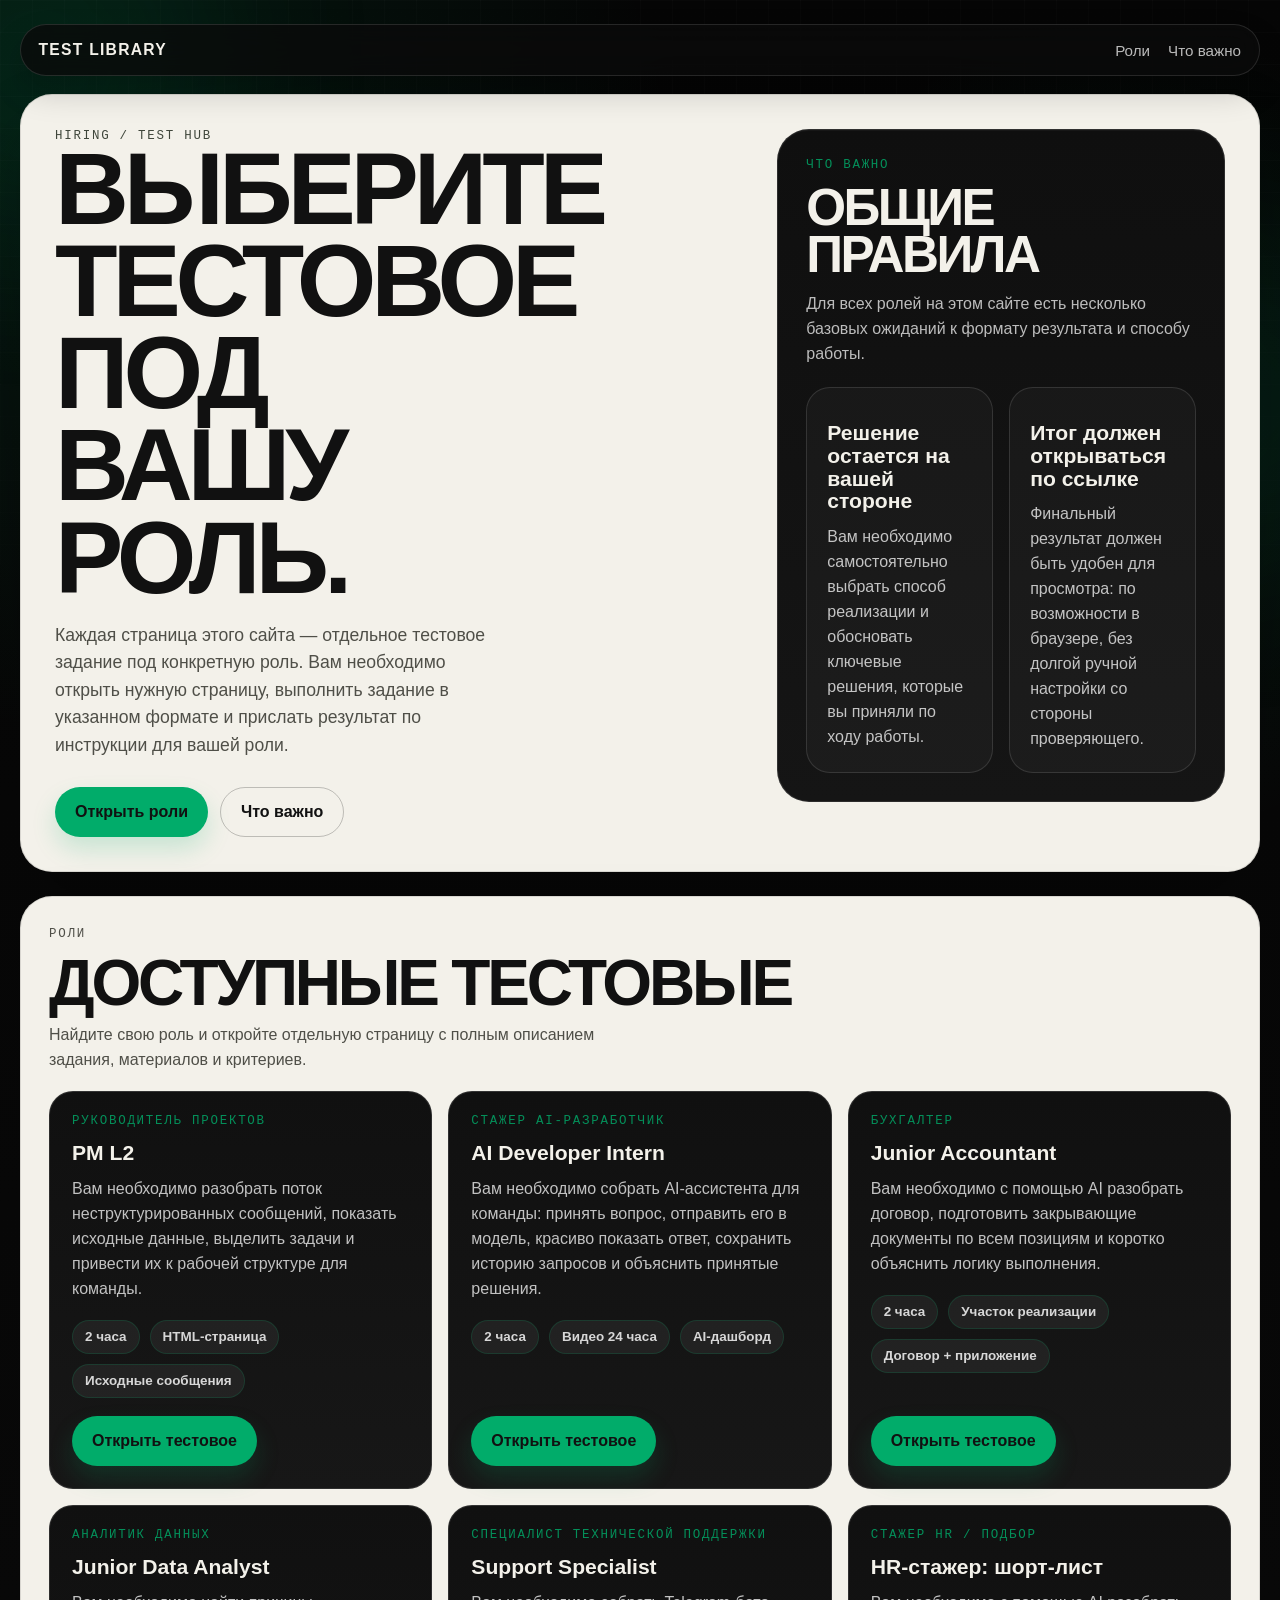
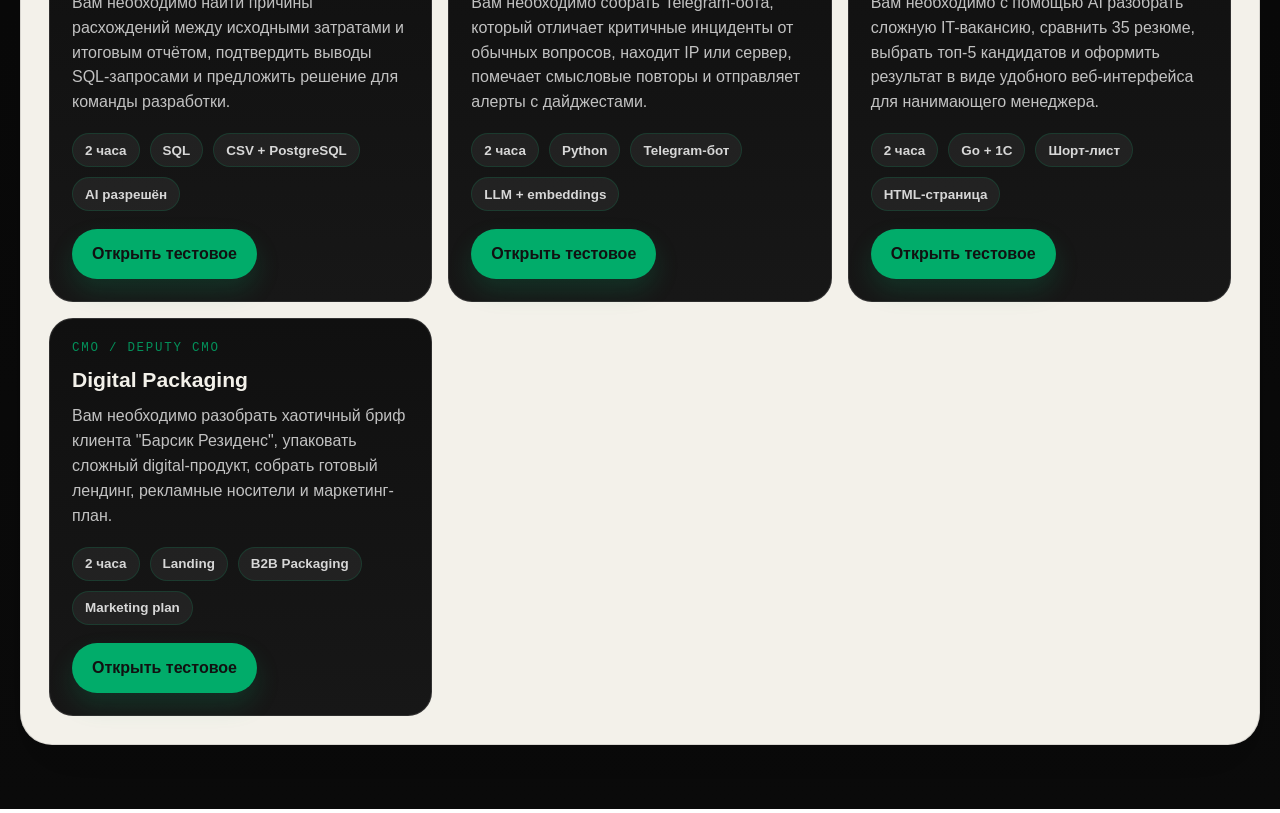
<file: Тестовое для Руководителя проектов/index.html>
<!DOCTYPE html>
<html lang="ru">
  <head>
    <meta charset="UTF-8" />
    <meta name="viewport" content="width=device-width, initial-scale=1.0" />
    <meta
      name="robots"
      content="noindex, nofollow, noarchive, nosnippet, noimageindex"
    />
    <meta
      name="googlebot"
      content="noindex, nofollow, noarchive, nosnippet, noimageindex"
    />
    <title>Тестовые задания</title>
    <link rel="stylesheet" href="./styles.css" />
  </head>
  <body>
    <div class="background-orb orb-left"></div>
    <div class="background-orb orb-right"></div>

    <main class="page">
      <header class="topbar">
        <a class="brand" href="./index.html">
          <span class="brand-text">Test Library</span>
        </a>
        <nav class="topnav">
          <a href="#roles">Роли</a>
          <a href="#notes">Что важно</a>
        </nav>
      </header>

      <section id="top" class="hero home-hero">
        <div class="hero-copy">
          <p class="eyebrow">Hiring / Test Hub</p>
          <h1 class="hero-title-balance">Выберите тестовое под вашу роль.</h1>
          <p class="lead">
            Каждая страница этого сайта — отдельное тестовое задание под
            конкретную роль. Вам необходимо открыть нужную страницу, выполнить
            задание в указанном формате и прислать результат по инструкции для
            вашей роли.
          </p>

          <div class="hero-actions">
            <a class="button button-primary" href="#roles">Открыть роли</a>
            <a class="button button-secondary" href="#notes">Что важно</a>
          </div>
        </div>

        <aside id="notes" class="hero-board home-rules">
          <div class="home-rules-shell">
            <p class="eyebrow">Что важно</p>
            <h2>Общие правила</h2>
            <p class="home-rules-copy">
              Для всех ролей на этом сайте есть несколько базовых ожиданий к
              формату результата и способу работы.
            </p>

            <div class="note-grid home-rules-grid">
              <article class="note-card home-rules-card">
                <h3>Решение остается на вашей стороне</h3>
                <p>
                  Вам необходимо самостоятельно выбрать способ реализации и
                  обосновать ключевые решения, которые вы приняли по ходу
                  работы.
                </p>
              </article>
              <article class="note-card home-rules-card">
                <h3>Итог должен открываться по ссылке</h3>
                <p>
                  Финальный результат должен быть удобен для просмотра: по
                  возможности в браузере, без долгой ручной настройки со
                  стороны проверяющего.
                </p>
              </article>
            </div>
          </div>
        </aside>
      </section>

      <section id="roles" class="section-shell">
        <div class="section-copy">
          <p class="eyebrow">Роли</p>
          <h2>Доступные тестовые</h2>
          <p>
            Найдите свою роль и откройте отдельную страницу с полным описанием
            задания, материалов и критериев.
          </p>
        </div>

        <div class="collection-grid">
          <article class="role-card">
            <p class="panel-kicker">Руководитель проектов</p>
            <h3>PM L2</h3>
            <p class="role-copy">
              Вам необходимо разобрать поток неструктурированных сообщений,
              показать исходные данные, выделить задачи и привести их к рабочей
              структуре для команды.
            </p>
            <div class="role-meta">
              <span class="role-chip">2 часа</span>
              <span class="role-chip">HTML-страница</span>
              <span class="role-chip">Исходные сообщения</span>
            </div>
            <div class="role-links">
              <a class="button button-primary" href="./project-manager.html">
                Открыть тестовое
              </a>
            </div>
          </article>

          <article class="role-card">
            <p class="panel-kicker">Стажер AI-разработчик</p>
            <h3>AI Developer Intern</h3>
            <p class="role-copy">
              Вам необходимо собрать AI-ассистента для команды: принять вопрос,
              отправить его в модель, красиво показать ответ, сохранить историю
              запросов и объяснить принятые решения.
            </p>
            <div class="role-meta">
              <span class="role-chip">2 часа</span>
              <span class="role-chip">Видео 24 часа</span>
              <span class="role-chip">AI-дашборд</span>
            </div>
            <div class="role-links">
              <a class="button button-primary" href="./ai-developer-intern.html">
                Открыть тестовое
              </a>
            </div>
          </article>

          <article class="role-card">
            <p class="panel-kicker">Бухгалтер</p>
            <h3>Junior Accountant</h3>
            <p class="role-copy">
              Вам необходимо с помощью AI разобрать договор, подготовить
              закрывающие документы по всем позициям и коротко объяснить
              логику выполнения.
            </p>
            <div class="role-meta">
              <span class="role-chip">2 часа</span>
              <span class="role-chip">Участок реализации</span>
              <span class="role-chip">Договор + приложение</span>
            </div>
            <div class="role-links">
              <a class="button button-primary" href="./accountant-junior.html">
                Открыть тестовое
              </a>
            </div>
          </article>

          <article class="role-card">
            <p class="panel-kicker">Аналитик данных</p>
            <h3>Junior Data Analyst</h3>
            <p class="role-copy">
              Вам необходимо найти причины расхождений между исходными
              затратами и итоговым отчётом, подтвердить выводы SQL-запросами
              и предложить решение для команды разработки.
            </p>
            <div class="role-meta">
              <span class="role-chip">2 часа</span>
              <span class="role-chip">SQL</span>
              <span class="role-chip">CSV + PostgreSQL</span>
              <span class="role-chip">AI разрешён</span>
            </div>
            <div class="role-links">
              <a class="button button-primary" href="./junior-data-analyst.html">
                Открыть тестовое
              </a>
            </div>
          </article>

          <article class="role-card">
            <p class="panel-kicker">Специалист технической поддержки</p>
            <h3>Support Specialist</h3>
            <p class="role-copy">
              Вам необходимо собрать Telegram-бота, который отличает критичные
              инциденты от обычных вопросов, находит IP или сервер, помечает
              смысловые повторы и отправляет алерты с дайджестами.
            </p>
            <div class="role-meta">
              <span class="role-chip">2 часа</span>
              <span class="role-chip">Python</span>
              <span class="role-chip">Telegram-бот</span>
              <span class="role-chip">LLM + embeddings</span>
            </div>
            <div class="role-links">
              <a class="button button-primary" href="./support-specialist.html">
                Открыть тестовое
              </a>
            </div>
          </article>


          <article class="role-card">
            <p class="panel-kicker">Стажер HR / подбор</p>
            <h3>HR-стажер: шорт-лист</h3>
            <p class="role-copy">
              Вам необходимо с помощью AI разобрать сложную IT-вакансию,
              сравнить 35 резюме, выбрать топ-5 кандидатов и оформить результат
              в виде удобного веб-интерфейса для нанимающего менеджера.
            </p>
            <div class="role-meta">
              <span class="role-chip">2 часа</span>
              <span class="role-chip">Go + 1С</span>
              <span class="role-chip">Шорт-лист</span>
              <span class="role-chip">HTML-страница</span>
            </div>
            <div class="role-links">
              <a class="button button-primary" href="./hr-intern-recruitment.html">
                Открыть тестовое
              </a>
            </div>
          </article>

          <article class="role-card">
            <p class="panel-kicker">CMO / Deputy CMO</p>
            <h3>Digital Packaging</h3>
            <p class="role-copy">
              Вам необходимо разобрать хаотичный бриф клиента "Барсик
              Резиденс", упаковать сложный digital-продукт, собрать готовый
              лендинг, рекламные носители и маркетинг-план.
            </p>
            <div class="role-meta">
              <span class="role-chip">2 часа</span>
              <span class="role-chip">Landing</span>
              <span class="role-chip">B2B Packaging</span>
              <span class="role-chip">Marketing plan</span>
            </div>
            <div class="role-links">
              <a class="button button-primary" href="./cmo-digital-packaging.html">
                Открыть тестовое
              </a>
            </div>
          </article>
        </div>
      </section>

    </main>
  </body>
</html>
</file>
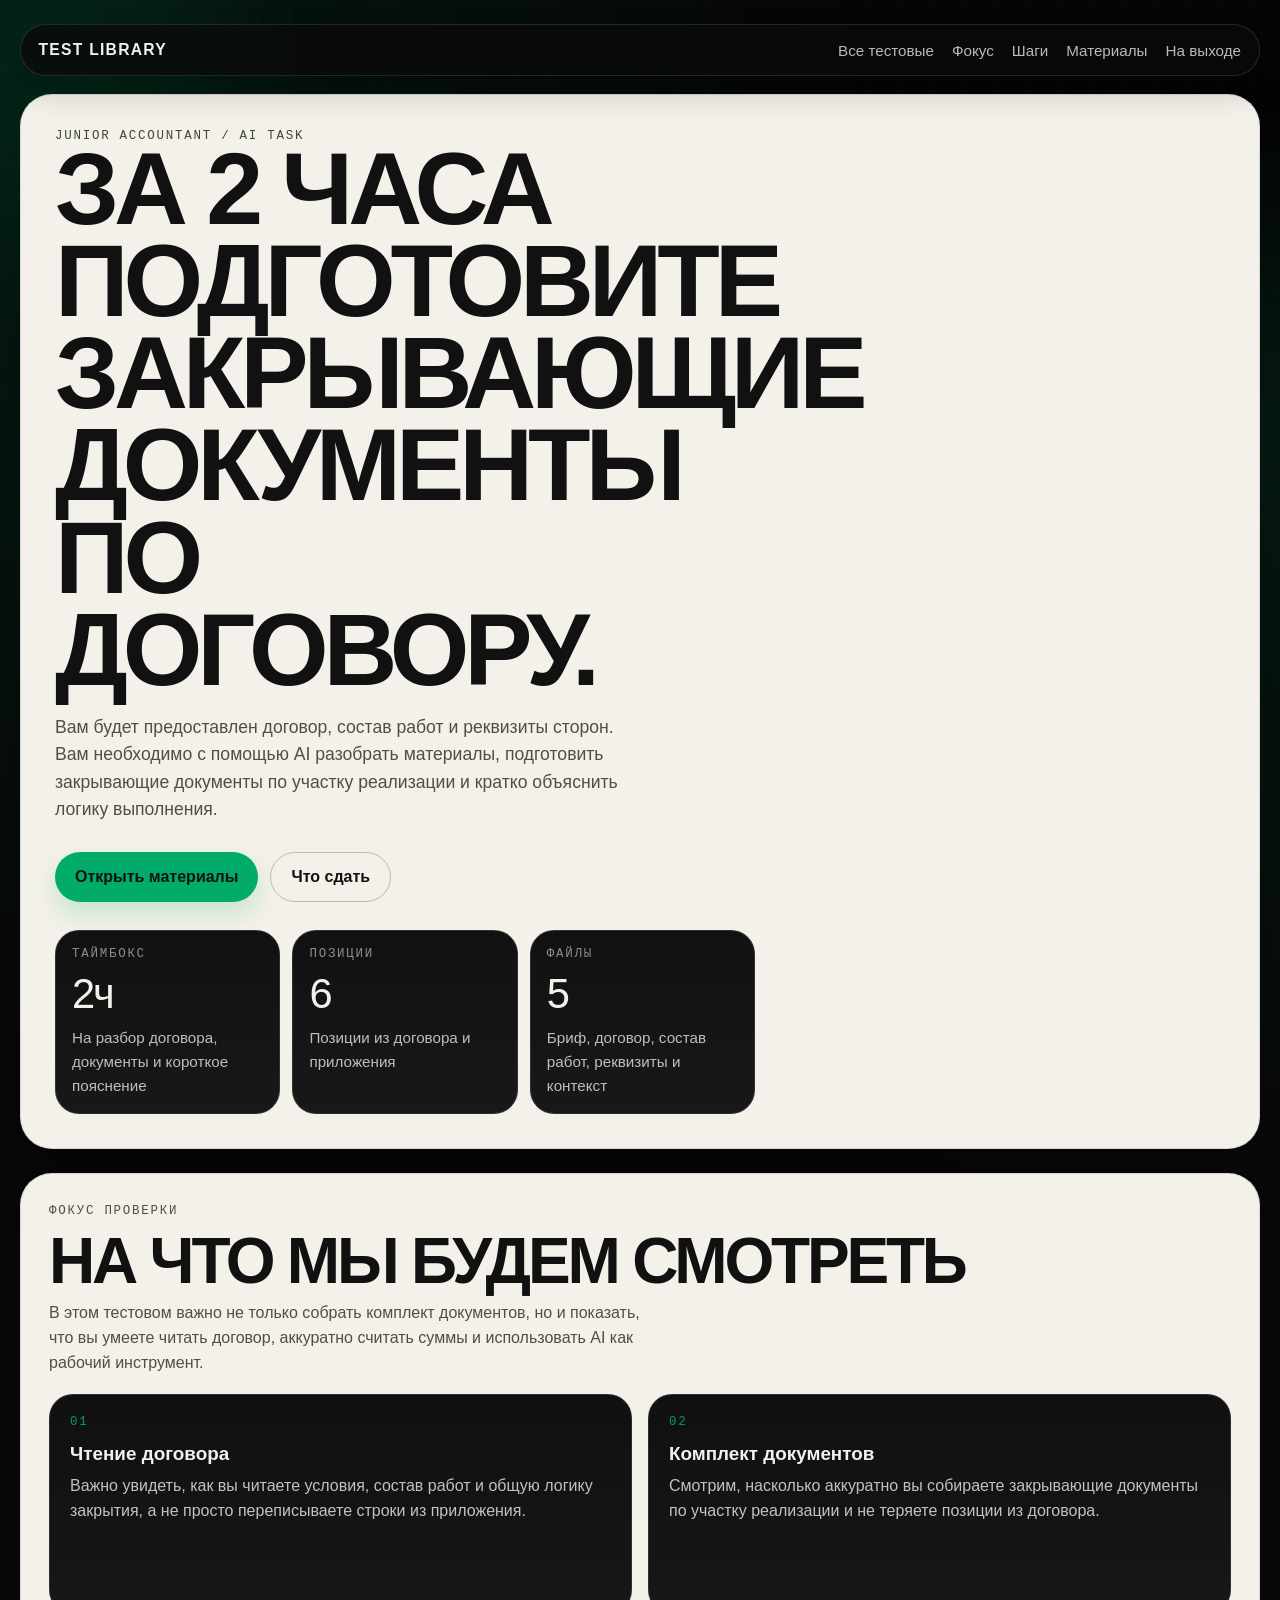
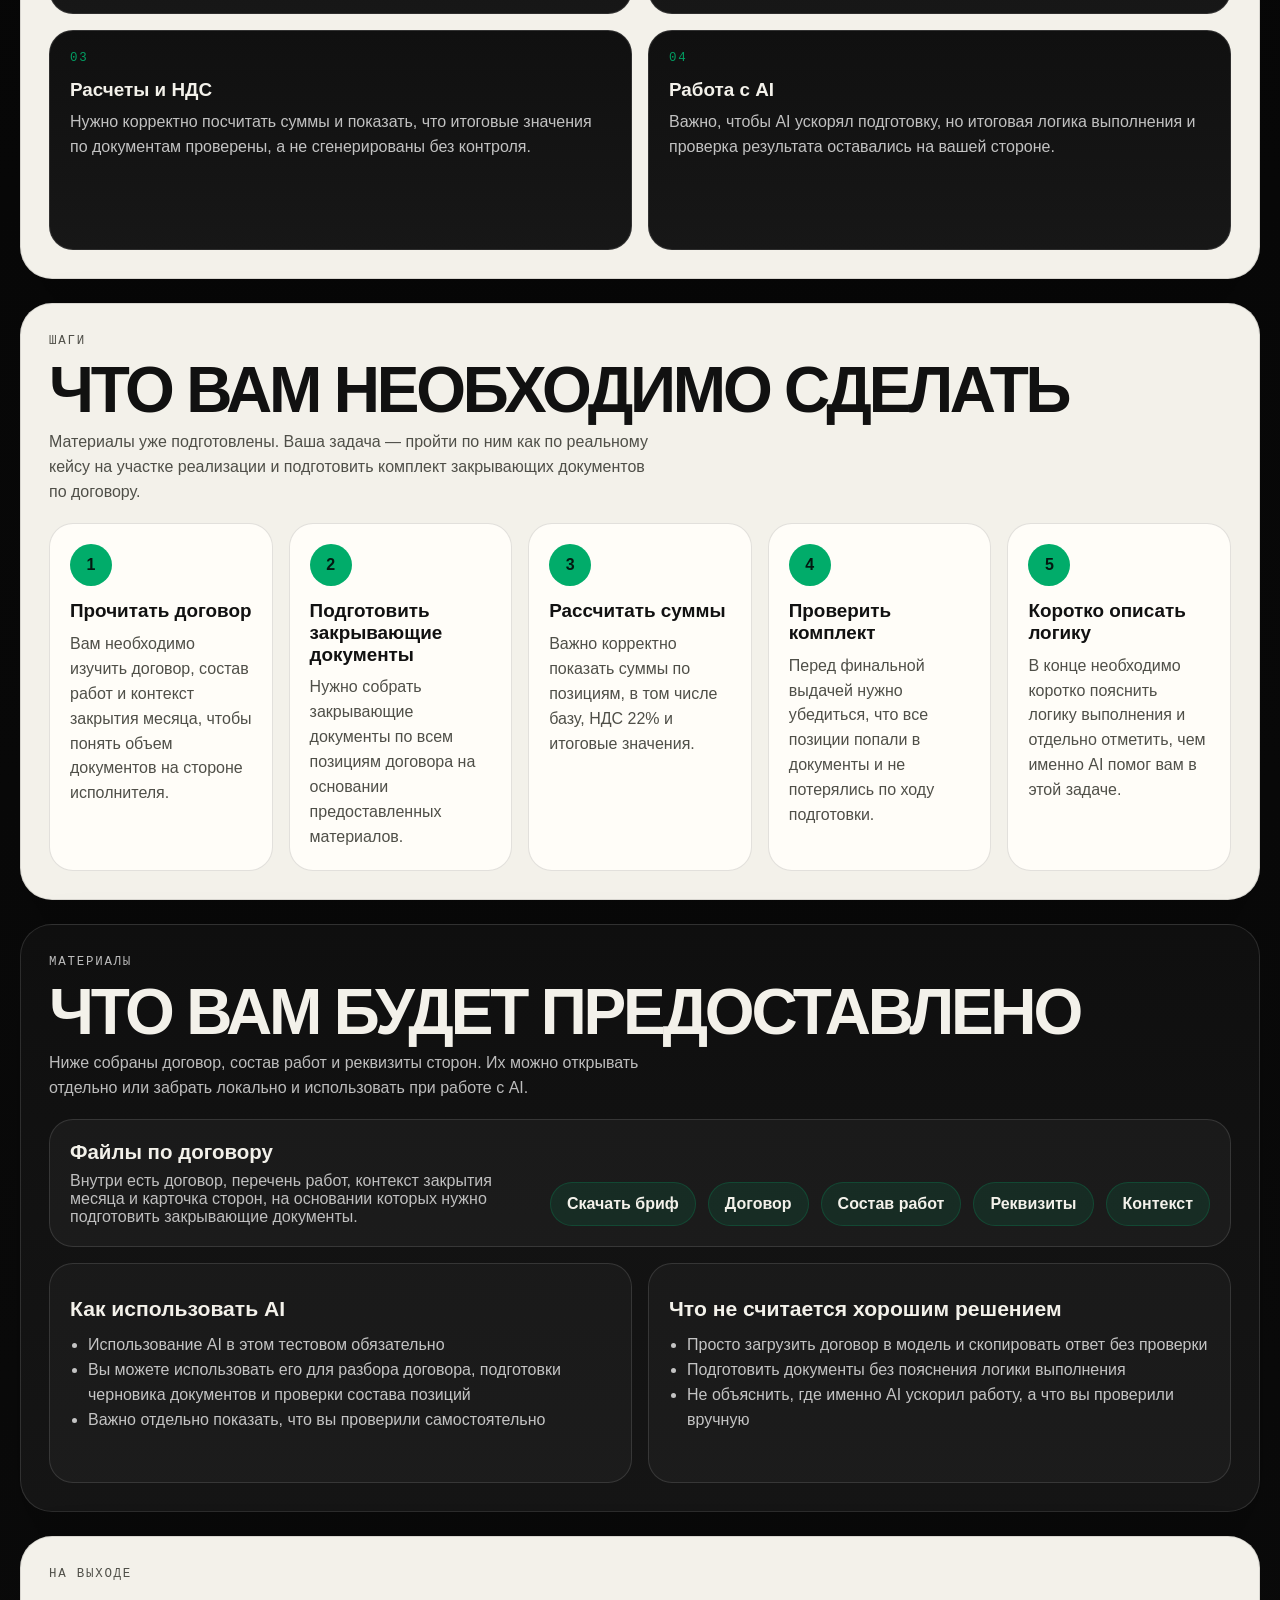
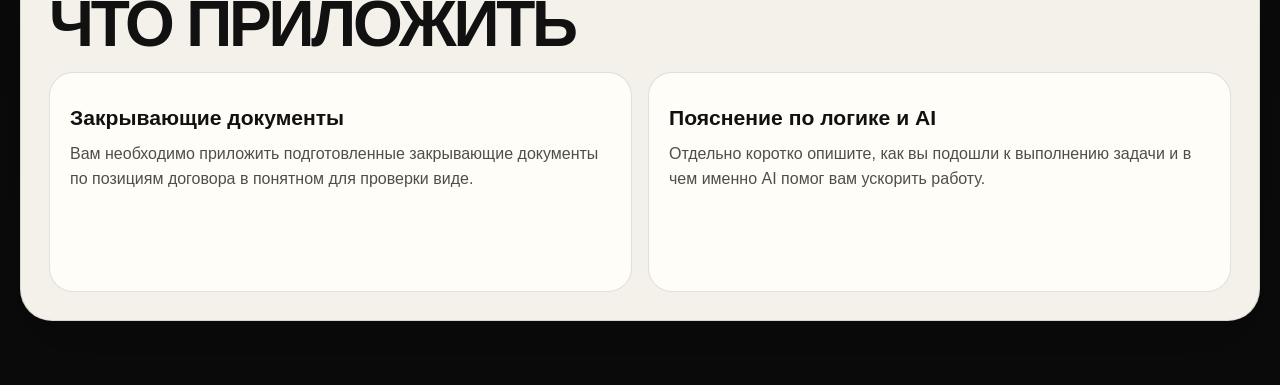
<file: Тестовое для Руководителя проектов/accountant-junior.html>
<!DOCTYPE html>
<html lang="ru">
  <head>
    <meta charset="UTF-8" />
    <meta name="viewport" content="width=device-width, initial-scale=1.0" />
    <meta
      name="robots"
      content="noindex, nofollow, noarchive, nosnippet, noimageindex"
    />
    <meta
      name="googlebot"
      content="noindex, nofollow, noarchive, nosnippet, noimageindex"
    />
    <title>Тестовое — Бухгалтер (джун)</title>
    <link rel="stylesheet" href="./styles.css" />
  </head>
  <body>
    <div class="background-orb orb-left"></div>
    <div class="background-orb orb-right"></div>

    <main class="page">
      <header class="topbar">
        <a class="brand" href="./index.html">
          <span class="brand-text">Test Library</span>
        </a>
        <nav class="topnav">
          <a href="./index.html">Все тестовые</a>
          <a href="#focus">Фокус</a>
          <a href="#workflow">Шаги</a>
          <a href="#materials">Материалы</a>
          <a href="#deliverables">На выходе</a>
        </nav>
      </header>

      <section id="top" class="hero accountant-hero">
        <div class="hero-copy">
          <p class="eyebrow">Junior Accountant / AI Task</p>
          <h1 class="hero-title-balance hero-title-accountant">
            За 2 часа<br />
            подготовите<br />
            закрывающие документы<br />
            по договору.
          </h1>
          <p class="lead">
            Вам будет предоставлен договор, состав работ и реквизиты сторон.
            Вам необходимо с помощью AI разобрать материалы, подготовить
            закрывающие документы по участку реализации и кратко объяснить
            логику выполнения.
          </p>

          <div class="hero-actions">
            <a class="button button-primary" href="#materials">Открыть материалы</a>
            <a class="button button-secondary" href="#deliverables">
              Что сдать
            </a>
          </div>

          <div class="hero-metrics" id="accountant-hero-metrics"></div>
        </div>
      </section>

      <section id="focus" class="section-shell">
        <div class="section-copy">
          <p class="eyebrow">Фокус проверки</p>
          <h2>На что мы будем смотреть</h2>
          <p>
            В этом тестовом важно не только собрать комплект документов, но и
            показать, что вы умеете читать договор, аккуратно считать суммы и
            использовать AI как рабочий инструмент.
          </p>
        </div>
        <div id="accountant-focus-grid" class="issue-grid"></div>
      </section>

      <section id="workflow" class="section-shell flow-shell">
        <div class="section-copy">
          <p class="eyebrow">Шаги</p>
          <h2>Что вам необходимо сделать</h2>
          <p>
            Материалы уже подготовлены. Ваша задача — пройти по ним как по
            реальному кейсу на участке реализации и подготовить комплект
            закрывающих документов по договору.
          </p>
        </div>
        <div id="accountant-workflow-grid" class="flow-grid"></div>
      </section>

      <section id="materials" class="section-shell demo-shell">
        <div class="section-copy">
          <p class="eyebrow">Материалы</p>
          <h2>Что вам будет предоставлено</h2>
          <p>
            Ниже собраны договор, состав работ и реквизиты сторон. Их можно
            открывать отдельно или забрать локально и использовать при работе
            с AI.
          </p>
        </div>

        <div class="dataset-card">
          <div class="dataset-copy">
            <h3>Файлы по договору</h3>
            <p>
              Внутри есть договор, перечень работ, контекст закрытия месяца и
              карточка сторон, на основании которых нужно подготовить
              закрывающие документы.
            </p>
          </div>
          <div class="dataset-links">
            <a class="dataset-link" href="./input/accountant-brief.txt" download="accountant-brief.txt">
              Скачать бриф
            </a>
            <a class="dataset-link" href="./input/accountant-contract.txt" download="accountant-contract.txt">
              Договор
            </a>
            <a class="dataset-link" href="./input/accountant-work-items.txt" download="accountant-work-items.txt">
              Состав работ
            </a>
            <a class="dataset-link" href="./input/accountant-counterparty-card.txt" download="accountant-counterparty-card.txt">
              Реквизиты
            </a>
            <a class="dataset-link" href="./input/accountant-context.txt" download="accountant-context.txt">
              Контекст
            </a>
          </div>
        </div>

        <div class="note-grid">
          <article class="note-card">
            <h3>Как использовать AI</h3>
            <ul class="note-list">
              <li>Использование AI в этом тестовом обязательно</li>
              <li>Вы можете использовать его для разбора договора, подготовки черновика документов и проверки состава позиций</li>
              <li>Важно отдельно показать, что вы проверили самостоятельно</li>
            </ul>
          </article>
          <article class="note-card">
            <h3>Что не считается хорошим решением</h3>
            <ul class="note-list">
              <li>Просто загрузить договор в модель и скопировать ответ без проверки</li>
              <li>Подготовить документы без пояснения логики выполнения</li>
              <li>Не объяснить, где именно AI ускорил работу, а что вы проверили вручную</li>
            </ul>
          </article>
        </div>
      </section>

      <section id="deliverables" class="section-shell">
        <div class="section-copy">
          <p class="eyebrow">На выходе</p>
          <h2>Что приложить</h2>
        </div>

        <div class="stack-grid">
          <article class="stack-card">
            <h3>Закрывающие документы</h3>
            <p>
              Вам необходимо приложить подготовленные закрывающие документы по
              позициям договора в понятном для проверки виде.
            </p>
          </article>
          <article class="stack-card">
            <h3>Пояснение по логике и AI</h3>
            <p>
              Отдельно коротко опишите, как вы подошли к выполнению задачи и в
              чем именно AI помог вам ускорить работу.
            </p>
          </article>
        </div>
      </section>
    </main>

    <script src="./accountant-junior.js?v=20260506-02"></script>
  </body>
</html>
</file>
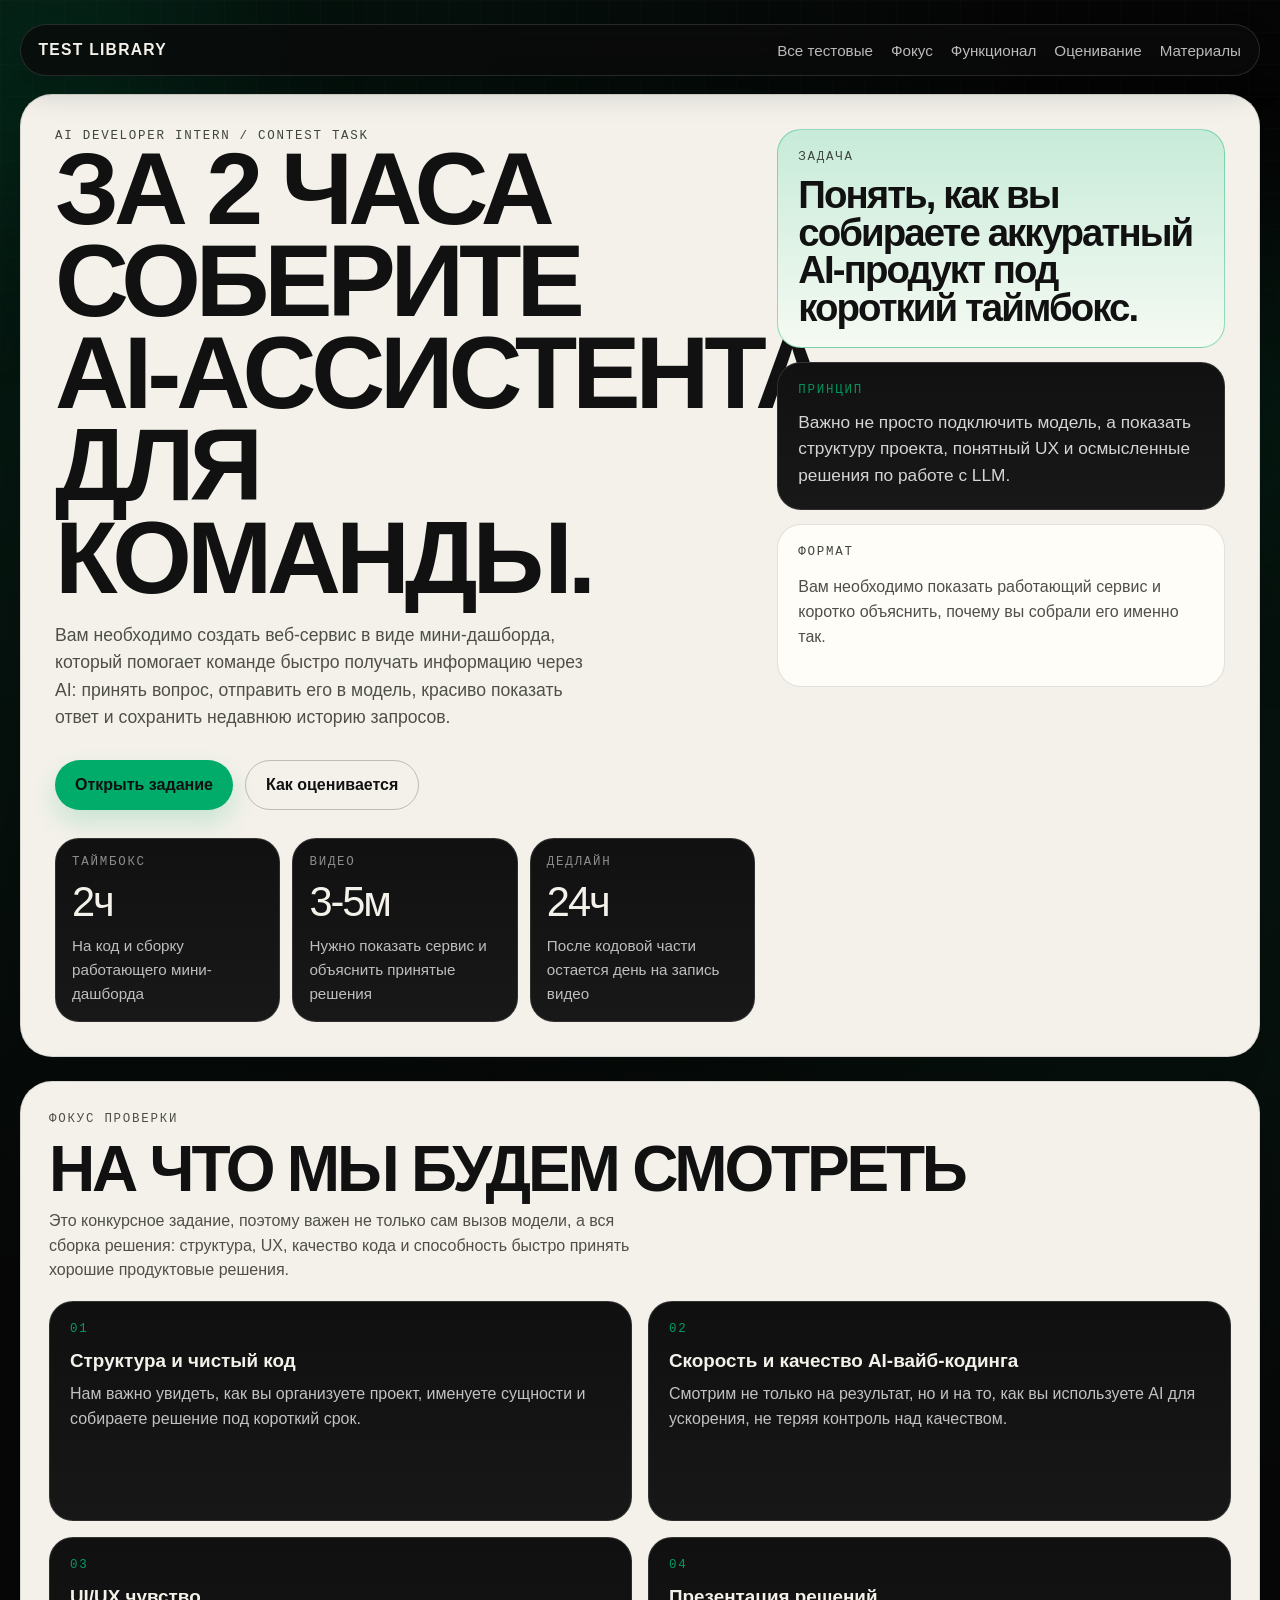
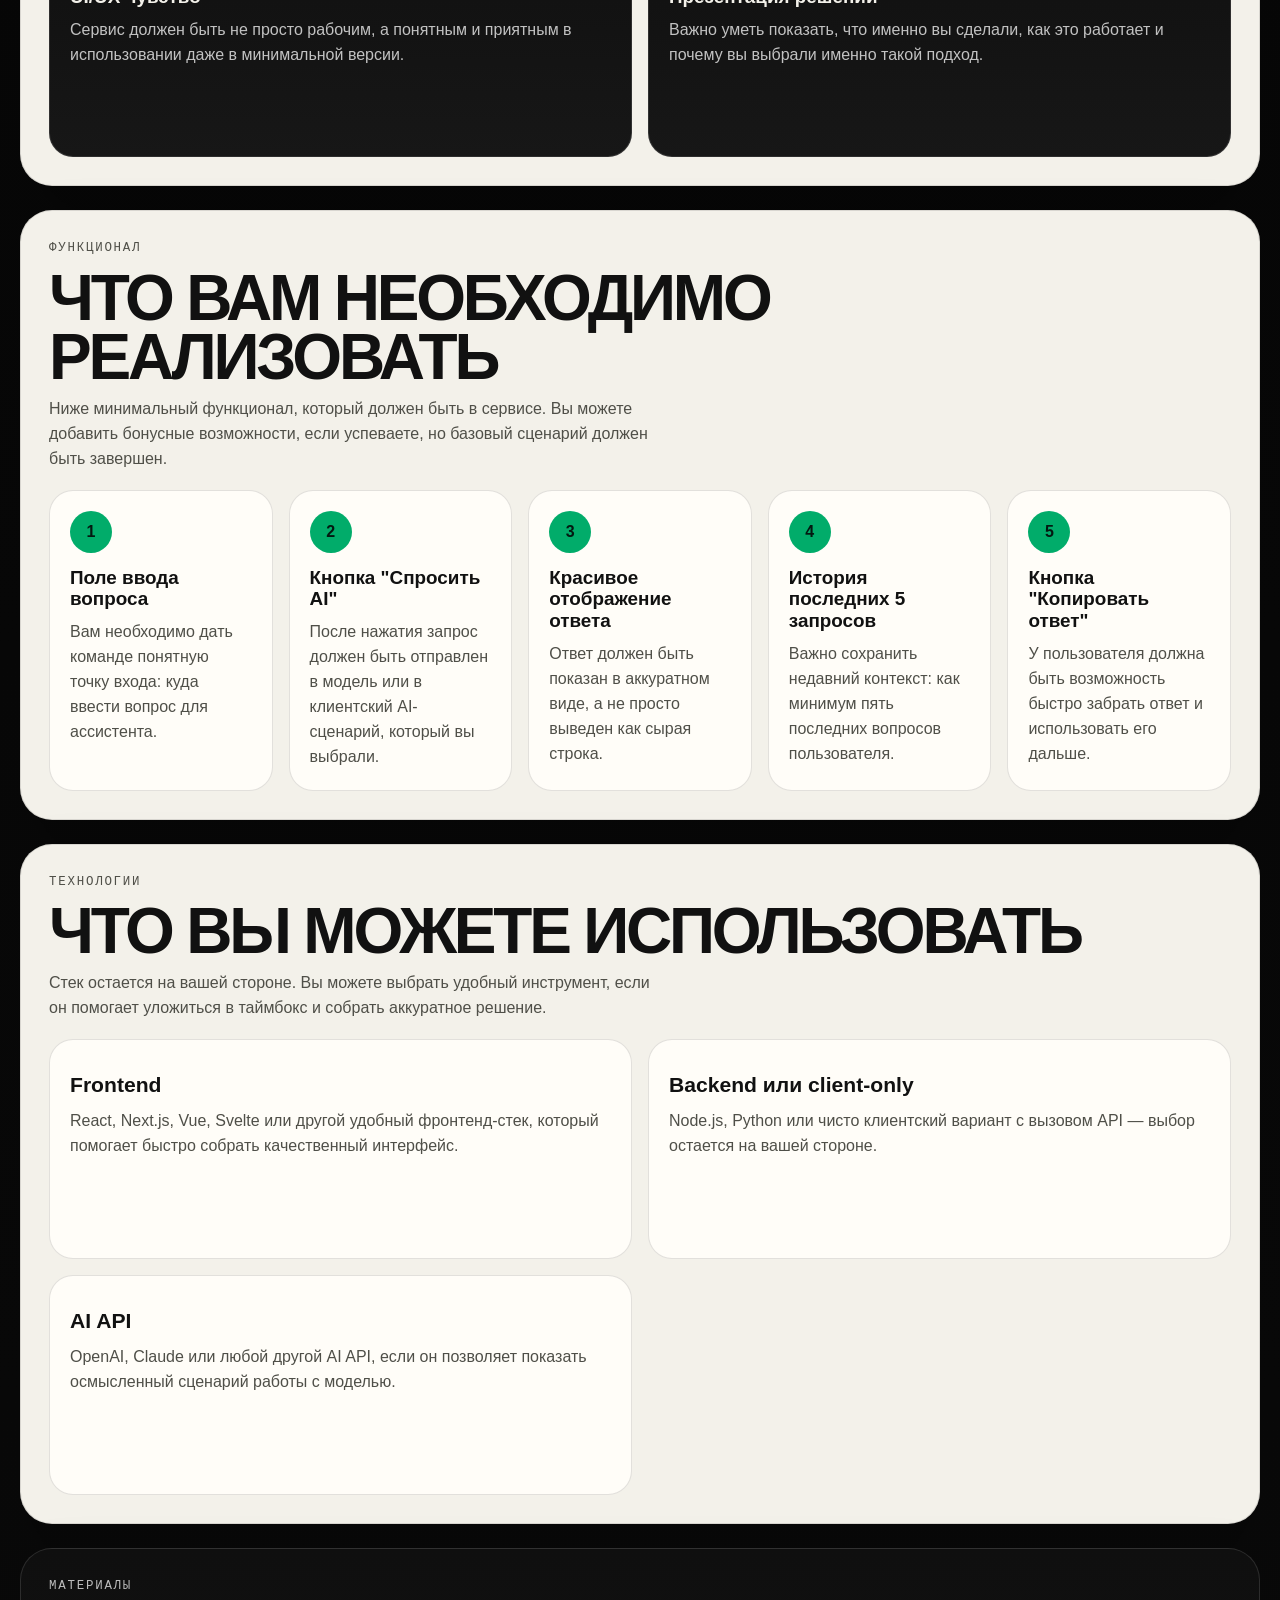
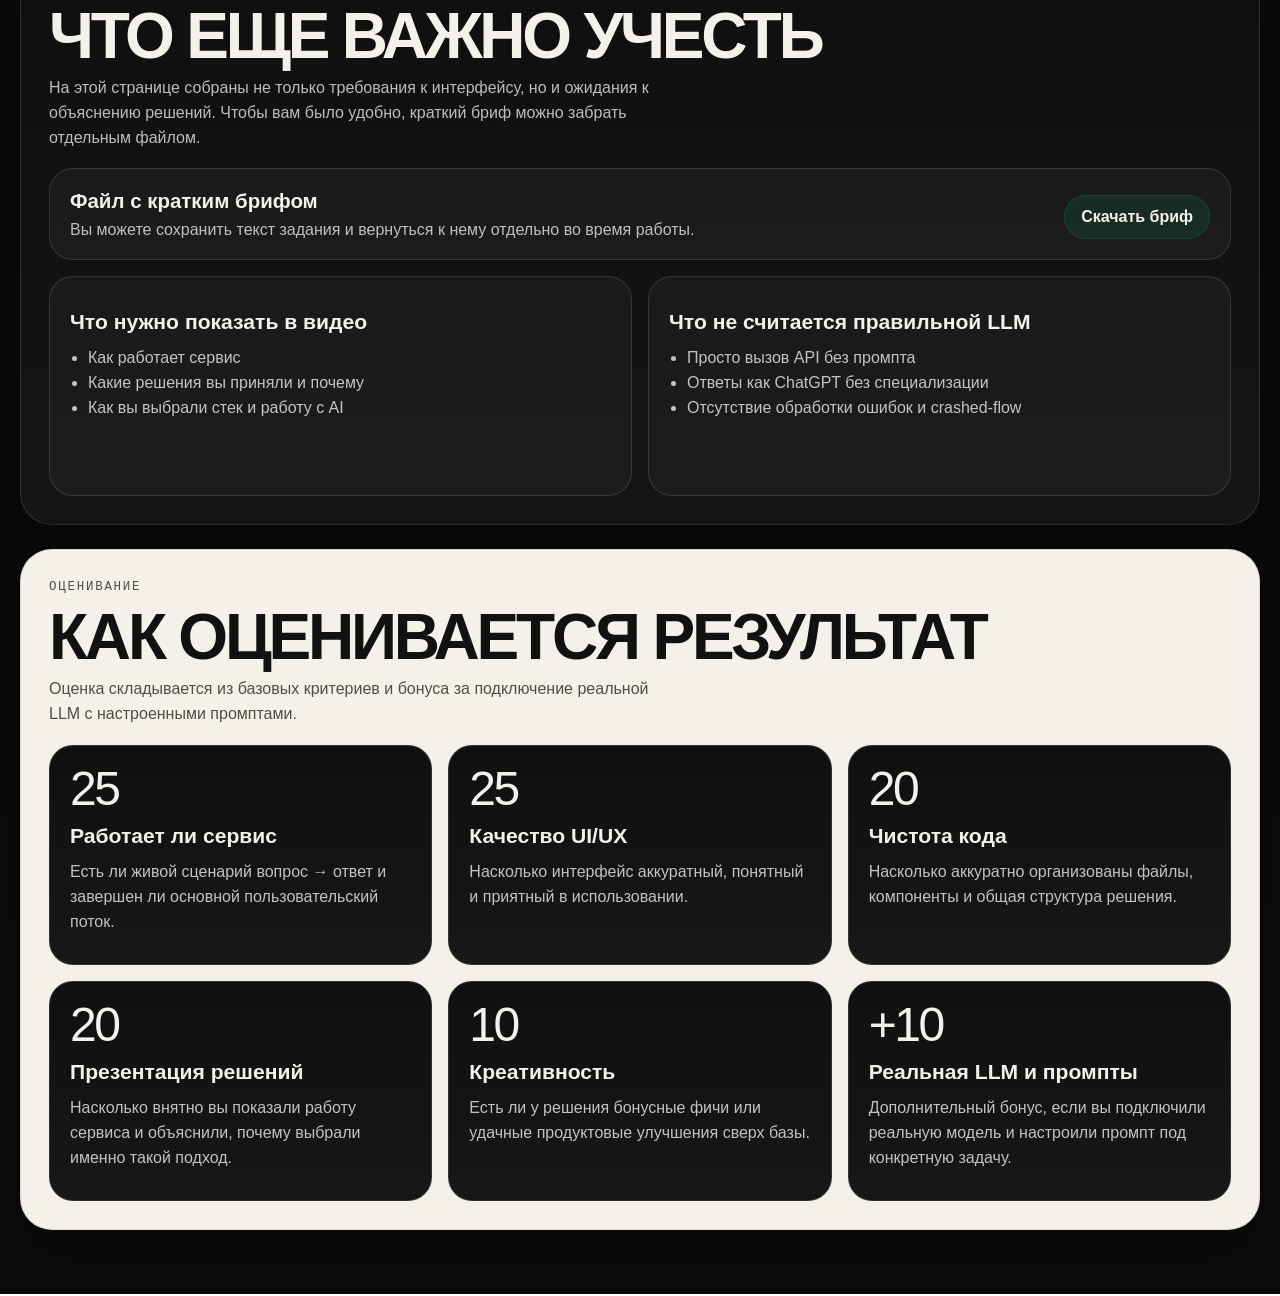
<file: Тестовое для Руководителя проектов/ai-developer-intern.html>
<!DOCTYPE html>
<html lang="ru">
  <head>
    <meta charset="UTF-8" />
    <meta name="viewport" content="width=device-width, initial-scale=1.0" />
    <meta
      name="robots"
      content="noindex, nofollow, noarchive, nosnippet, noimageindex"
    />
    <meta
      name="googlebot"
      content="noindex, nofollow, noarchive, nosnippet, noimageindex"
    />
    <title>Тестовое — Стажер AI-разработчик</title>
    <link rel="stylesheet" href="./styles.css" />
  </head>
  <body>
    <div class="background-orb orb-left"></div>
    <div class="background-orb orb-right"></div>

    <main class="page">
      <header class="topbar">
        <a class="brand" href="./index.html">
          <span class="brand-text">Test Library</span>
        </a>
        <nav class="topnav">
          <a href="./index.html">Все тестовые</a>
          <a href="#focus">Фокус</a>
          <a href="#functional">Функционал</a>
          <a href="#evaluation">Оценивание</a>
          <a href="#materials">Материалы</a>
        </nav>
      </header>

      <section id="top" class="hero ai-hero">
        <div class="hero-copy">
          <p class="eyebrow">AI Developer Intern / Contest Task</p>
          <h1 class="hero-title-balance hero-title-ai">
            За 2 часа соберите<br />
            <span class="nowrap">AI-ассистента</span><br />
            для команды.
          </h1>
          <p class="lead">
            Вам необходимо создать веб-сервис в виде мини-дашборда, который
            помогает команде быстро получать информацию через AI: принять
            вопрос, отправить его в модель, красиво показать ответ и сохранить
            недавнюю историю запросов.
          </p>

          <div class="hero-actions">
            <a class="button button-primary" href="#functional">Открыть задание</a>
            <a class="button button-secondary" href="#evaluation">
              Как оценивается
            </a>
          </div>

          <div class="hero-metrics" id="ai-hero-metrics"></div>
        </div>

        <aside class="hero-board">
          <div class="board-card board-card-accent">
            <p class="board-label">Задача</p>
            <h2>
              Понять, как вы собираете аккуратный AI-продукт под короткий
              таймбокс.
            </h2>
          </div>

          <div class="board-stack">
            <div class="board-card board-card-inverse">
              <p class="board-label">Принцип</p>
              <p class="board-copy board-copy-strong">
                Важно не просто подключить модель, а показать структуру
                проекта, понятный UX и осмысленные решения по работе с LLM.
              </p>
            </div>

            <div class="board-card">
              <p class="board-label">Формат</p>
              <p class="board-copy">
                Вам необходимо показать работающий сервис и коротко объяснить,
                почему вы собрали его именно так.
              </p>
            </div>
          </div>
        </aside>
      </section>

      <section id="focus" class="section-shell">
        <div class="section-copy">
          <p class="eyebrow">Фокус проверки</p>
          <h2>На что мы будем смотреть</h2>
          <p>
            Это конкурсное задание, поэтому важен не только сам вызов модели, а
            вся сборка решения: структура, UX, качество кода и способность
            быстро принять хорошие продуктовые решения.
          </p>
        </div>
        <div id="focus-grid" class="capability-grid"></div>
      </section>

      <section id="functional" class="section-shell flow-shell">
        <div class="section-copy">
          <p class="eyebrow">Функционал</p>
          <h2>Что вам необходимо реализовать</h2>
          <p>
            Ниже минимальный функционал, который должен быть в сервисе. Вы
            можете добавить бонусные возможности, если успеваете, но базовый
            сценарий должен быть завершен.
          </p>
        </div>
        <div id="ai-functionality" class="flow-grid"></div>
      </section>

      <section id="stack" class="section-shell">
        <div class="section-copy">
          <p class="eyebrow">Технологии</p>
          <h2>Что вы можете использовать</h2>
          <p>
            Стек остается на вашей стороне. Вы можете выбрать удобный
            инструмент, если он помогает уложиться в таймбокс и собрать
            аккуратное решение.
          </p>
        </div>
        <div id="stack-grid" class="stack-grid"></div>
      </section>

      <section id="materials" class="section-shell demo-shell">
        <div class="section-copy">
          <p class="eyebrow">Материалы</p>
          <h2>Что еще важно учесть</h2>
          <p>
            На этой странице собраны не только требования к интерфейсу, но и
            ожидания к объяснению решений. Чтобы вам было удобно, краткий бриф
            можно забрать отдельным файлом.
          </p>
        </div>

        <div class="dataset-card">
          <div class="dataset-copy">
            <h3>Файл с кратким брифом</h3>
            <p>
              Вы можете сохранить текст задания и вернуться к нему отдельно во
              время работы.
            </p>
          </div>
          <div class="dataset-links">
            <a
              class="dataset-link"
              href="./input/ai-developer-brief.txt"
              download="ai-developer-brief.txt"
            >
              Скачать бриф
            </a>
          </div>
        </div>

        <div class="note-grid">
          <article class="note-card">
            <h3>Что нужно показать в видео</h3>
            <ul class="note-list">
              <li>Как работает сервис</li>
              <li>Какие решения вы приняли и почему</li>
              <li>Как вы выбрали стек и работу с AI</li>
            </ul>
          </article>
          <article class="note-card">
            <h3>Что не считается правильной LLM</h3>
            <ul class="note-list">
              <li>Просто вызов API без промпта</li>
              <li>Ответы как ChatGPT без специализации</li>
              <li>Отсутствие обработки ошибок и crashed-flow</li>
            </ul>
          </article>
        </div>
      </section>

      <section id="evaluation" class="section-shell">
        <div class="section-copy">
          <p class="eyebrow">Оценивание</p>
          <h2>Как оценивается результат</h2>
          <p>
            Оценка складывается из базовых критериев и бонуса за подключение
            реальной LLM с настроенными промптами.
          </p>
        </div>
        <div id="score-grid" class="score-grid"></div>
      </section>

    </main>

    <script src="./ai-developer-intern.js?v=20260505-01"></script>
  </body>
</html>
</file>
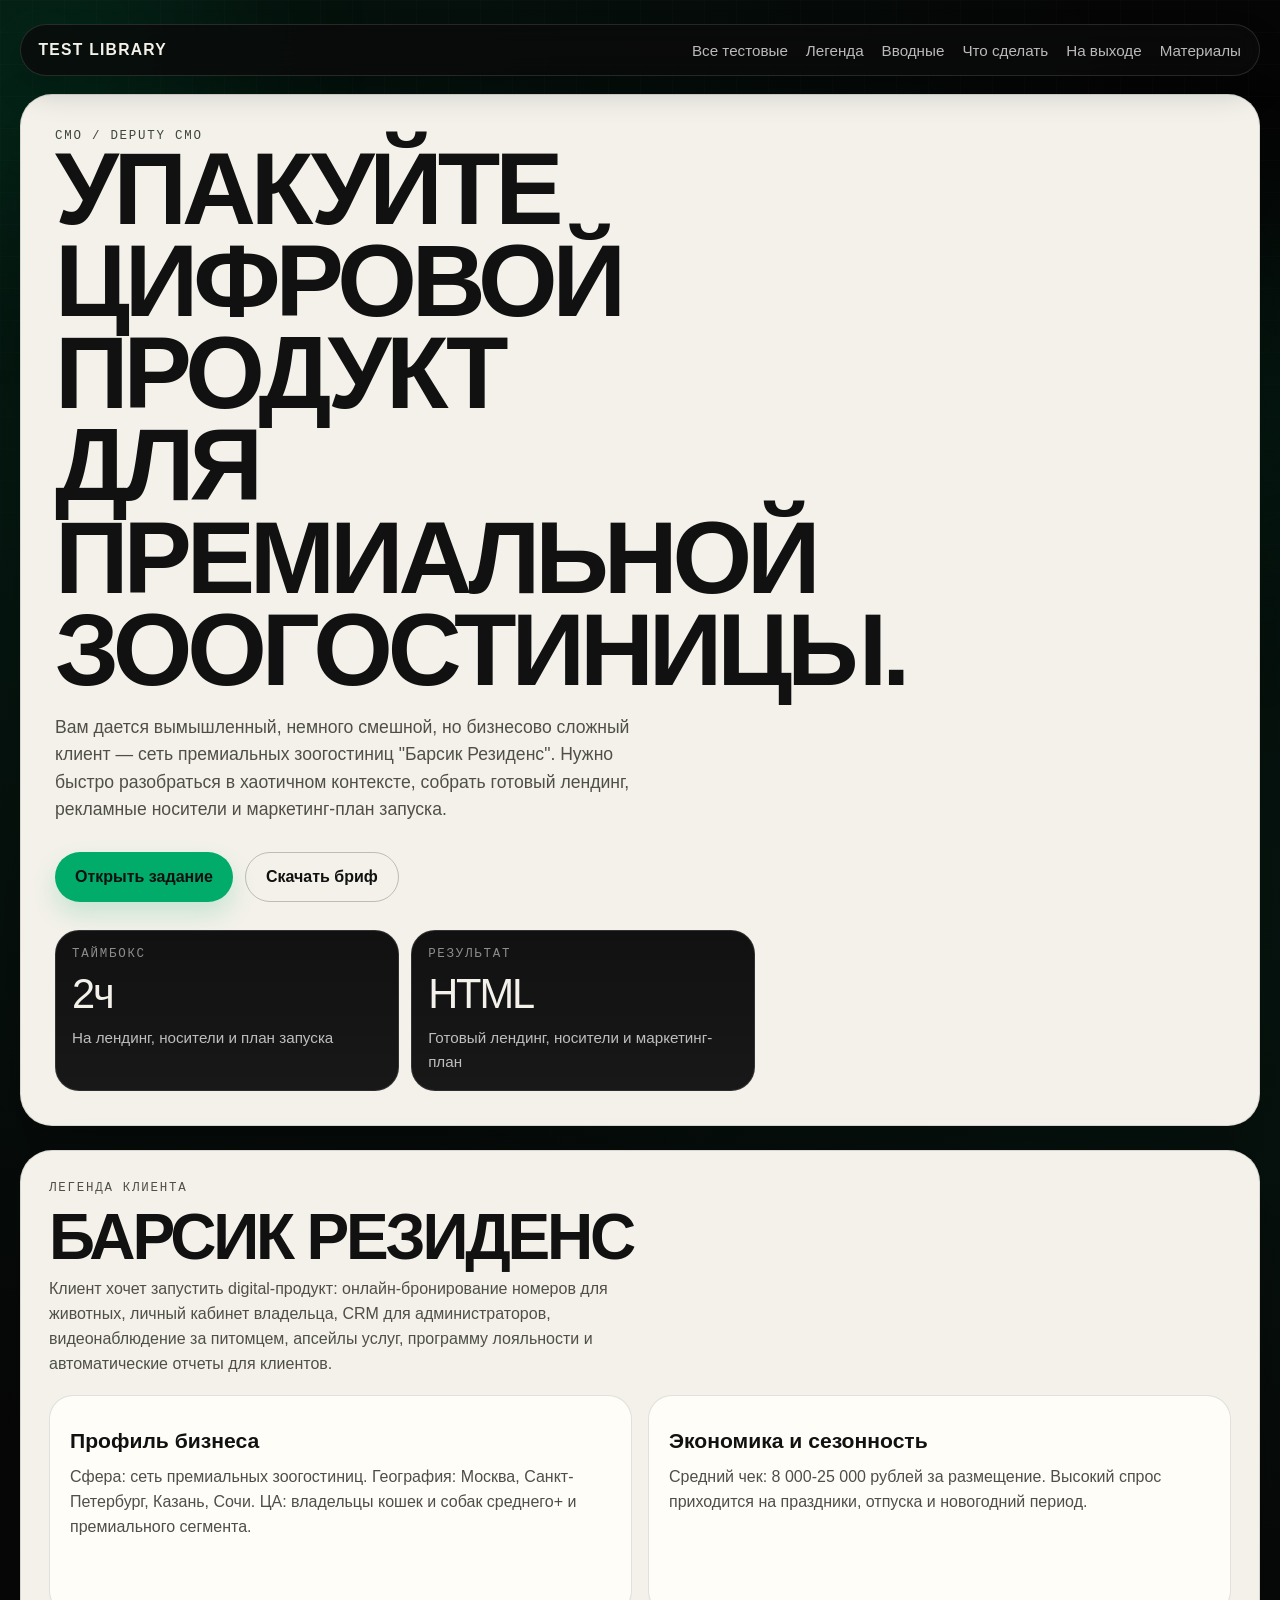
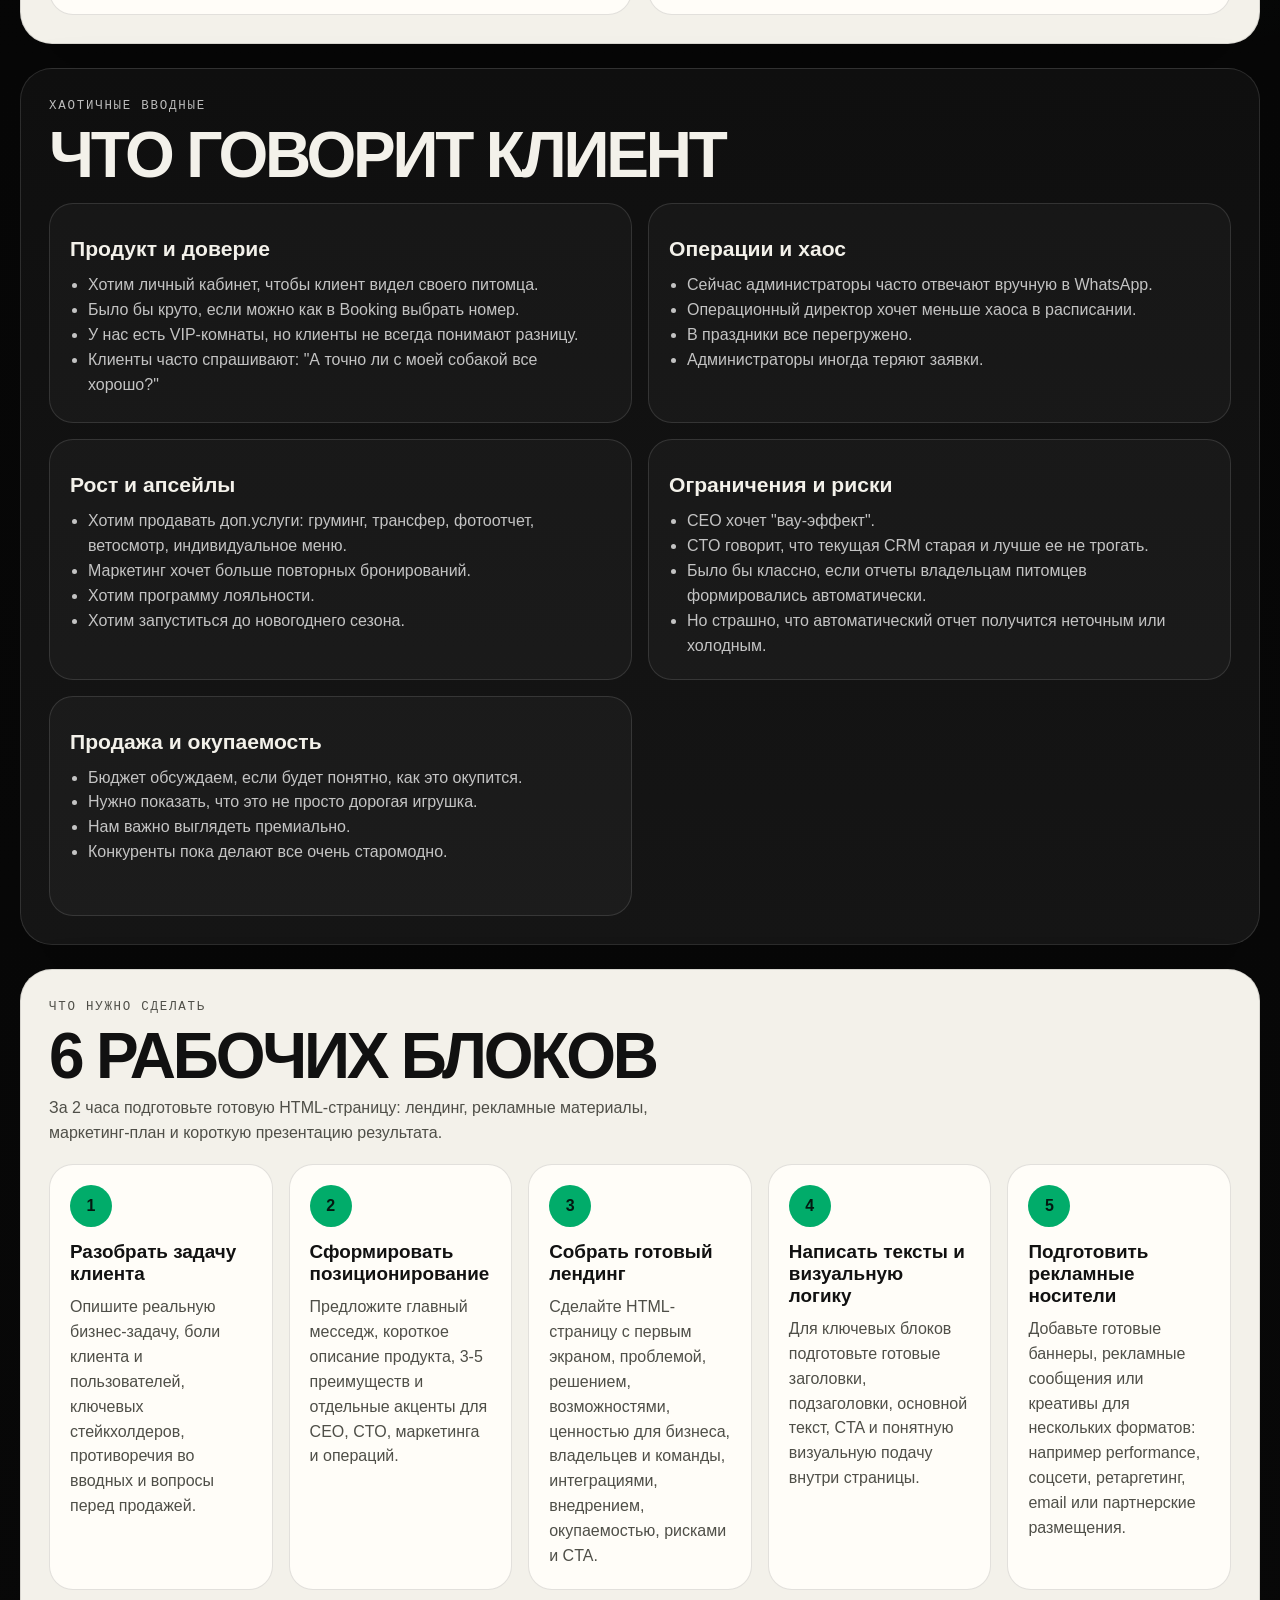
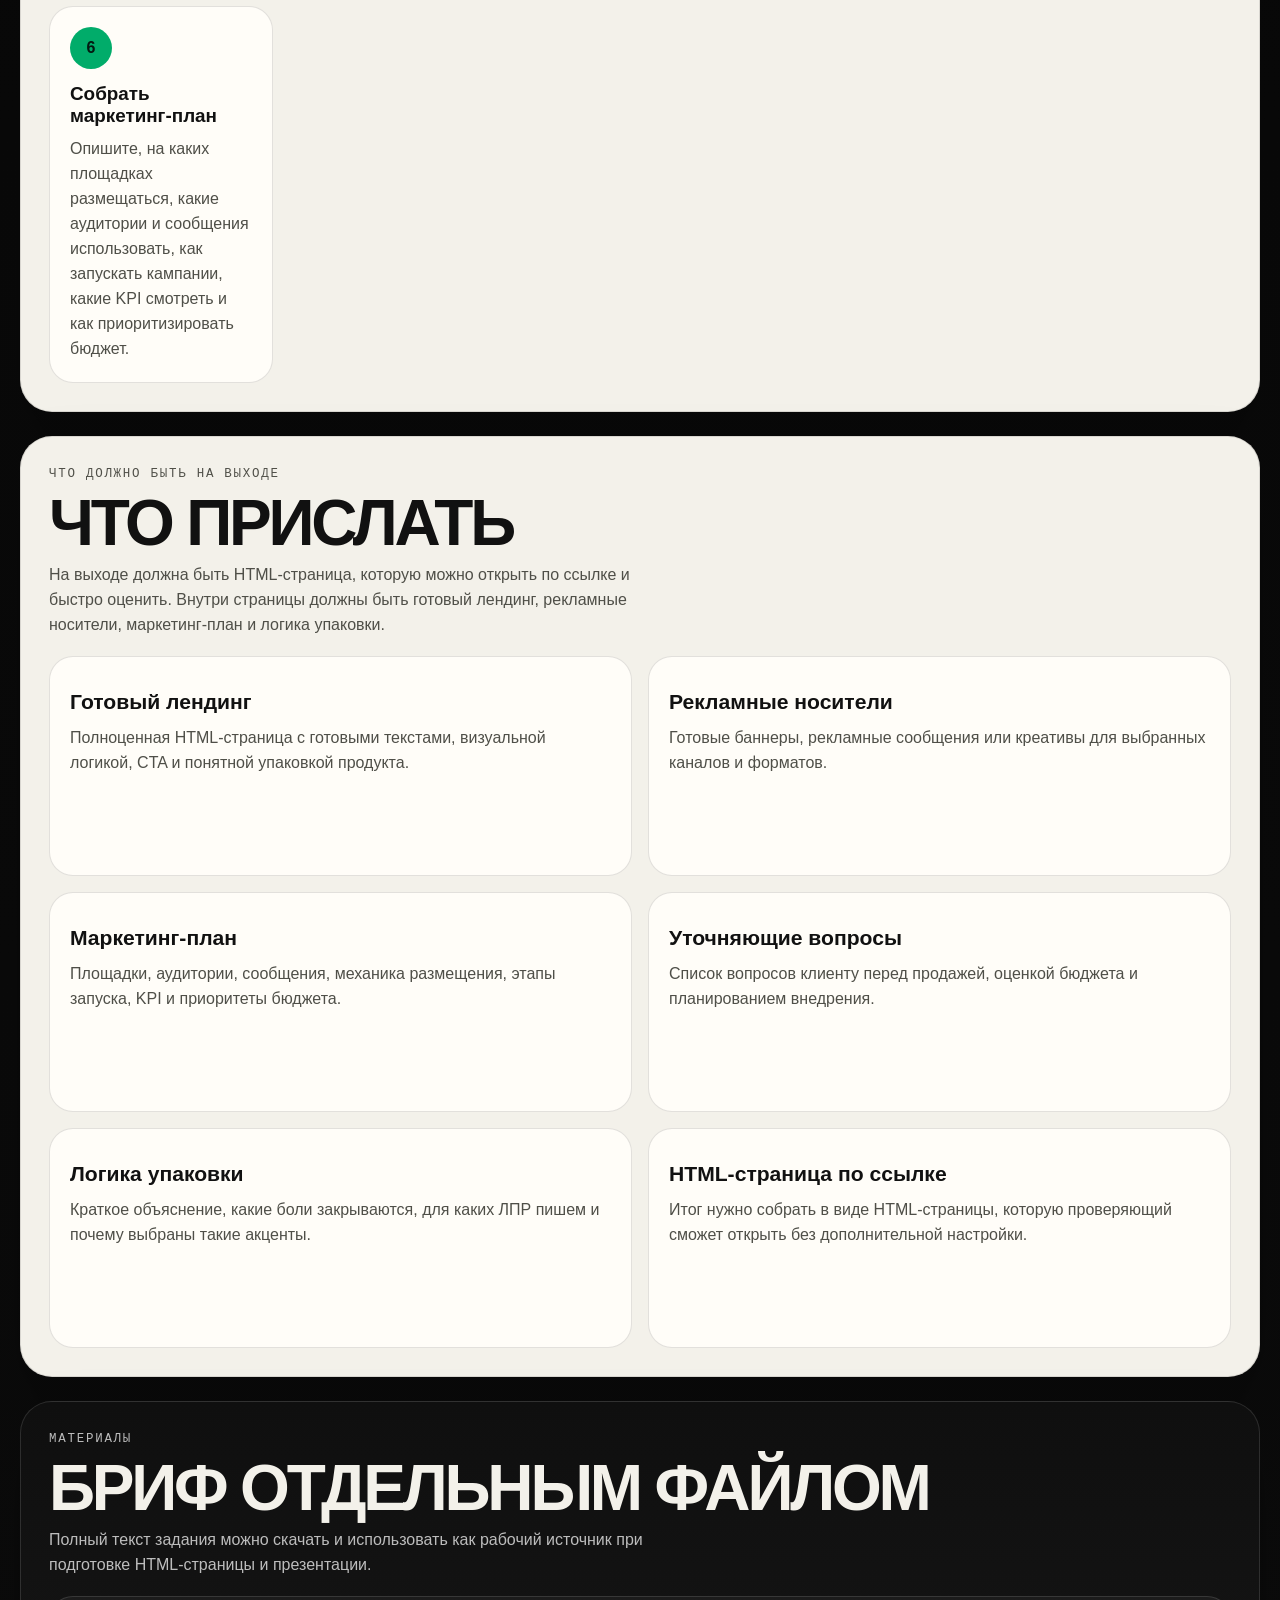
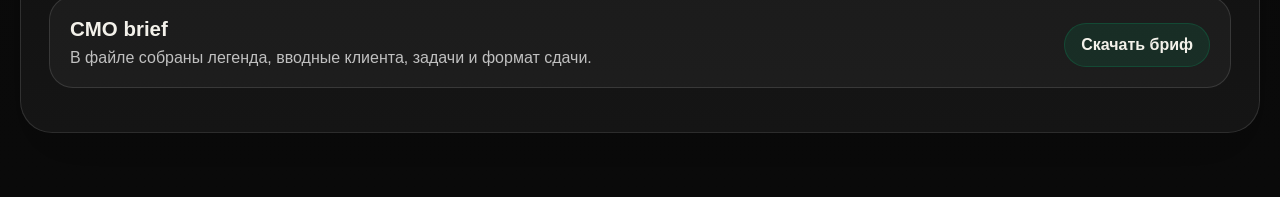
<file: Тестовое для Руководителя проектов/cmo-digital-packaging.html>
<!DOCTYPE html>
<html lang="ru">
  <head>
    <meta charset="UTF-8" />
    <meta name="viewport" content="width=device-width, initial-scale=1.0" />
    <meta
      name="robots"
      content="noindex, nofollow, noarchive, nosnippet, noimageindex"
    />
    <meta
      name="googlebot"
      content="noindex, nofollow, noarchive, nosnippet, noimageindex"
    />
    <title>Тестовое — CMO / Deputy CMO</title>
    <link rel="stylesheet" href="./styles.css" />
  </head>
  <body>
    <div class="background-orb orb-left"></div>
    <div class="background-orb orb-right"></div>

    <main class="page">
      <header class="topbar">
        <a class="brand" href="./index.html">
          <span class="brand-text">Test Library</span>
        </a>
        <nav class="topnav">
          <a href="./index.html">Все тестовые</a>
          <a href="#legend">Легенда</a>
          <a href="#inputs">Вводные</a>
          <a href="#tasks">Что сделать</a>
          <a href="#deliverables">На выходе</a>
          <a href="#materials">Материалы</a>
        </nav>
      </header>

      <section id="top" class="hero accountant-hero cmo-hero">
        <div class="hero-copy">
          <p class="eyebrow">CMO / Deputy CMO</p>
          <h1 class="hero-title-balance hero-title-cmo">
            Упакуйте<br />
            цифровой продукт<br />
            для премиальной<br />
            зоогостиницы.
          </h1>
          <p class="lead">
            Вам дается вымышленный, немного смешной, но бизнесово сложный
            клиент — сеть премиальных зоогостиниц "Барсик Резиденс". Нужно
            быстро разобраться в хаотичном контексте, собрать готовый лендинг,
            рекламные носители и маркетинг-план запуска.
          </p>

          <div class="hero-actions">
            <a class="button button-primary" href="#tasks">Открыть задание</a>
            <a class="button button-secondary" href="#materials">
              Скачать бриф
            </a>
          </div>

          <div class="hero-metrics" id="cmo-hero-metrics"></div>
        </div>
      </section>

      <section id="legend" class="section-shell">
        <div class="section-copy">
          <p class="eyebrow">Легенда клиента</p>
          <h2>Барсик Резиденс</h2>
          <p>
            Клиент хочет запустить digital-продукт: онлайн-бронирование
            номеров для животных, личный кабинет владельца, CRM для
            администраторов, видеонаблюдение за питомцем, апсейлы услуг,
            программу лояльности и автоматические отчеты для клиентов.
          </p>
        </div>

        <div class="stack-grid">
          <article class="stack-card">
            <h3>Профиль бизнеса</h3>
            <p>
              Сфера: сеть премиальных зоогостиниц. География: Москва,
              Санкт-Петербург, Казань, Сочи. ЦА: владельцы кошек и собак
              среднего+ и премиального сегмента.
            </p>
          </article>
          <article class="stack-card">
            <h3>Экономика и сезонность</h3>
            <p>
              Средний чек: 8 000-25 000 рублей за размещение. Высокий спрос
              приходится на праздники, отпуска и новогодний период.
            </p>
          </article>
        </div>
      </section>

      <section id="inputs" class="section-shell demo-shell">
        <div class="section-copy">
          <p class="eyebrow">Хаотичные вводные</p>
          <h2>Что говорит клиент</h2>
        </div>
        <div id="cmo-inputs-grid" class="note-grid"></div>
      </section>

      <section id="tasks" class="section-shell flow-shell">
        <div class="section-copy">
          <p class="eyebrow">Что нужно сделать</p>
          <h2>6 рабочих блоков</h2>
          <p>
            За 2 часа подготовьте готовую HTML-страницу: лендинг, рекламные
            материалы, маркетинг-план и короткую презентацию результата.
          </p>
        </div>
        <div id="cmo-task-grid" class="flow-grid"></div>
      </section>

      <section id="deliverables" class="section-shell">
        <div class="section-copy">
          <p class="eyebrow">Что должно быть на выходе</p>
          <h2>Что прислать</h2>
          <p>
            На выходе должна быть HTML-страница, которую можно открыть по
            ссылке и быстро оценить. Внутри страницы должны быть готовый
            лендинг, рекламные носители, маркетинг-план и логика упаковки.
          </p>
        </div>
        <div id="cmo-deliverables-grid" class="stack-grid"></div>
      </section>

      <section id="materials" class="section-shell demo-shell">
        <div class="section-copy">
          <p class="eyebrow">Материалы</p>
          <h2>Бриф отдельным файлом</h2>
          <p>
            Полный текст задания можно скачать и использовать как рабочий
            источник при подготовке HTML-страницы и презентации.
          </p>
        </div>

        <div class="dataset-card">
          <div class="dataset-copy">
            <h3>CMO brief</h3>
            <p>
              В файле собраны легенда, вводные клиента, задачи и формат сдачи.
            </p>
          </div>
          <div class="dataset-links">
            <a
              class="dataset-link"
              href="./input/cmo-digital-packaging-brief.txt"
              download="cmo-digital-packaging-brief.txt"
            >
              Скачать бриф
            </a>
          </div>
        </div>
      </section>
    </main>

    <script src="./cmo-digital-packaging.js?v=20260619-01"></script>
  </body>
</html>
</file>
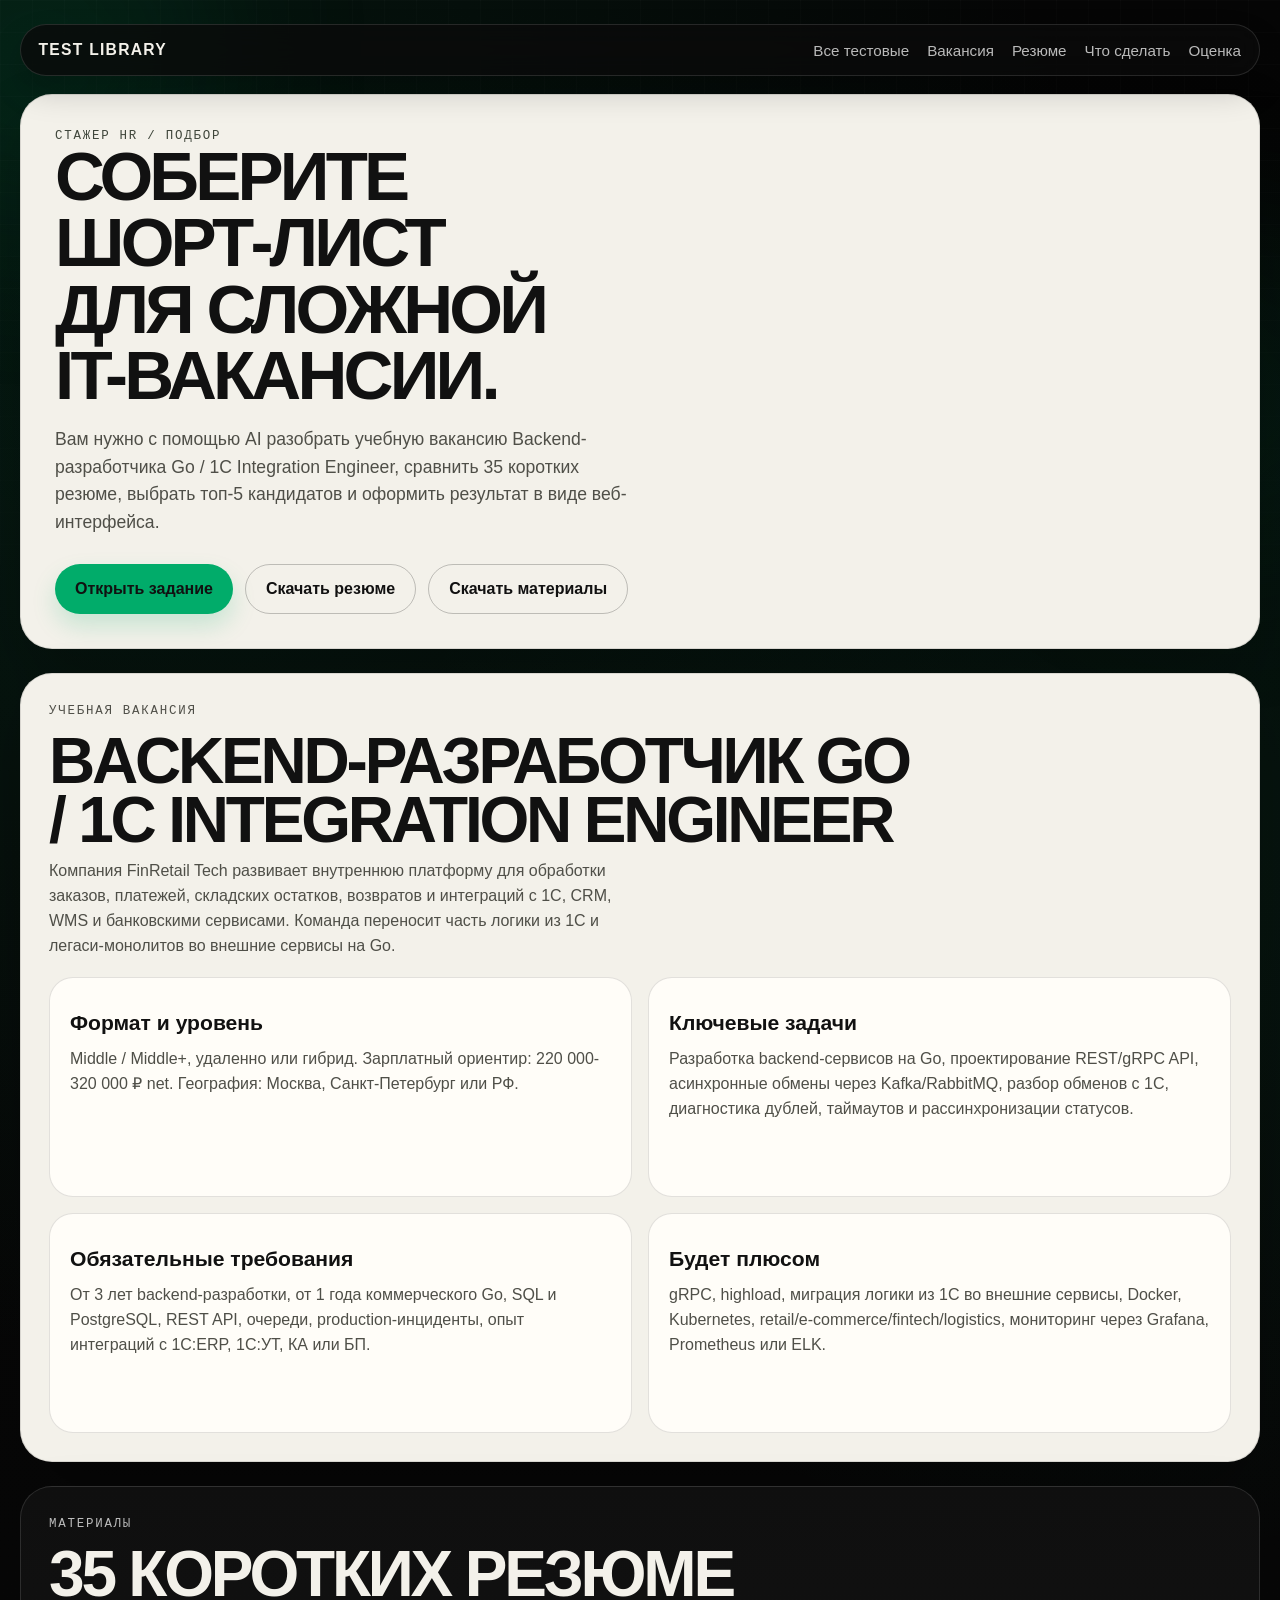
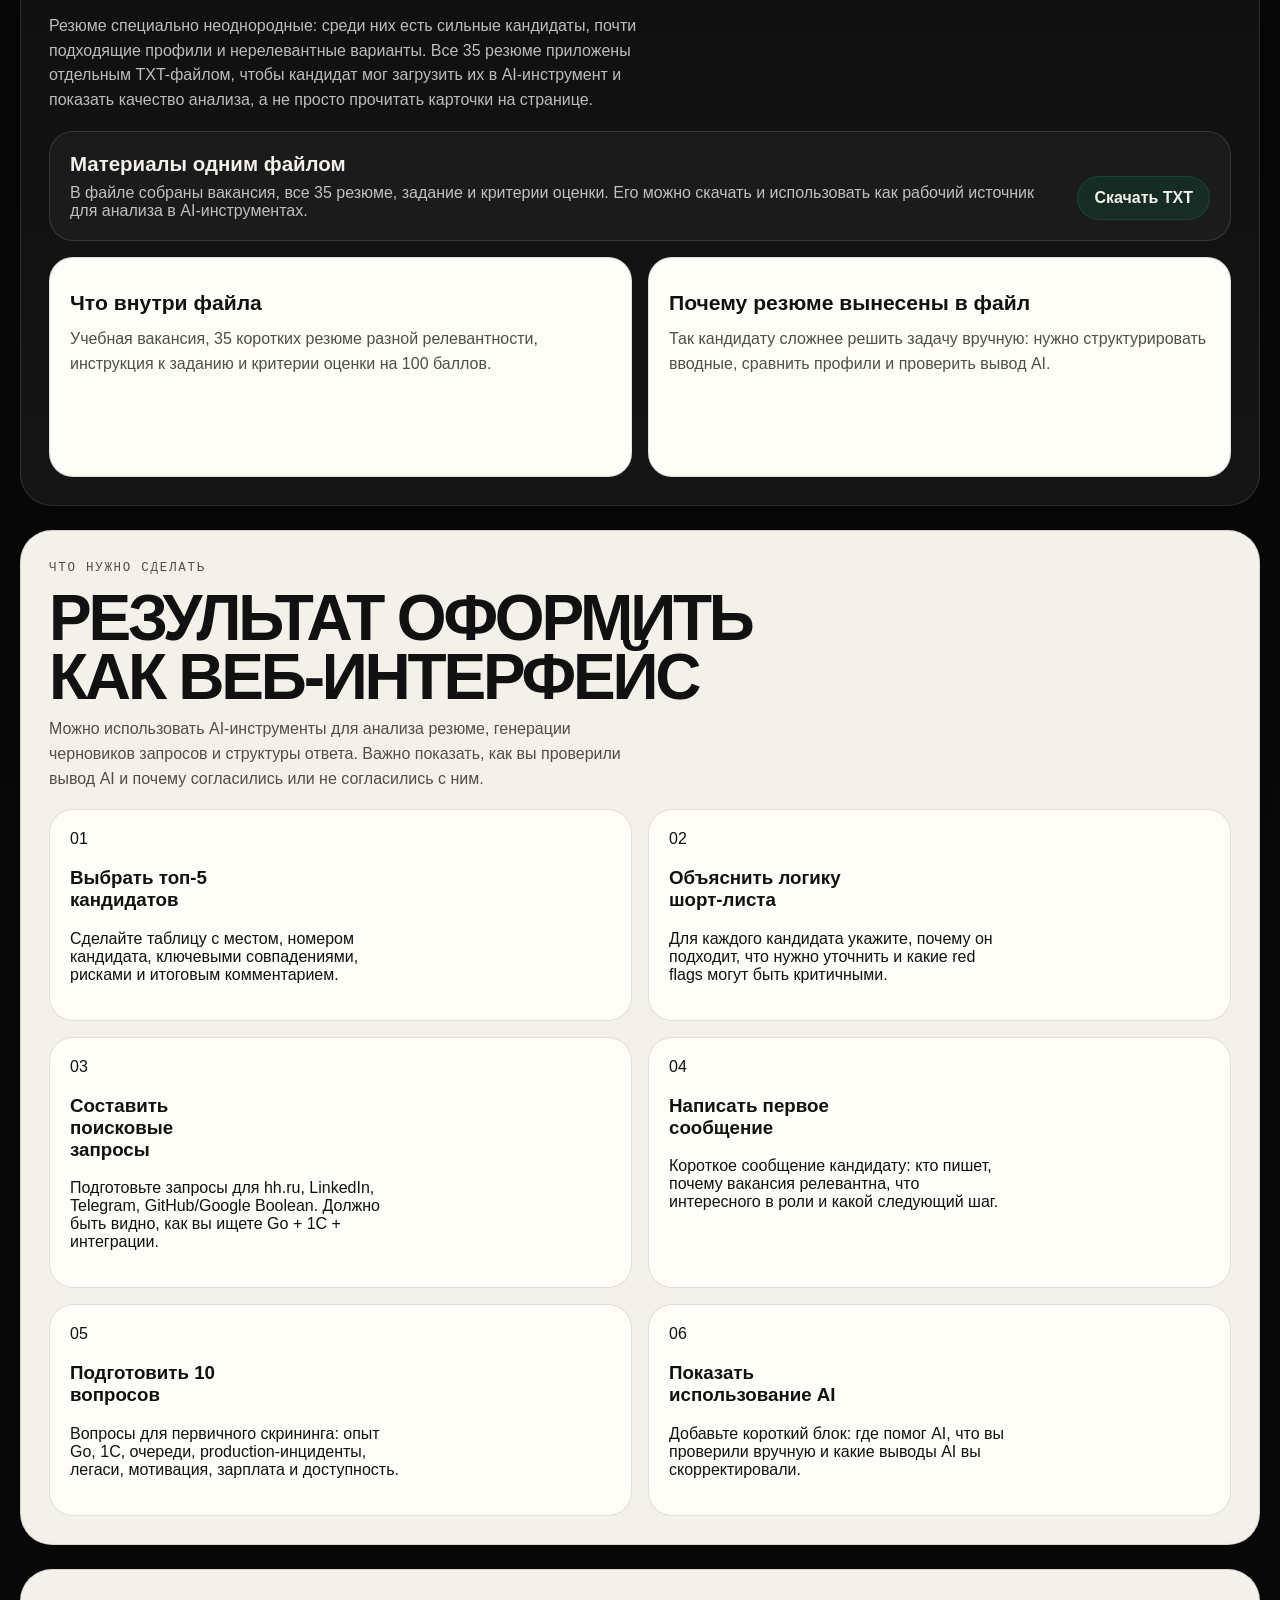
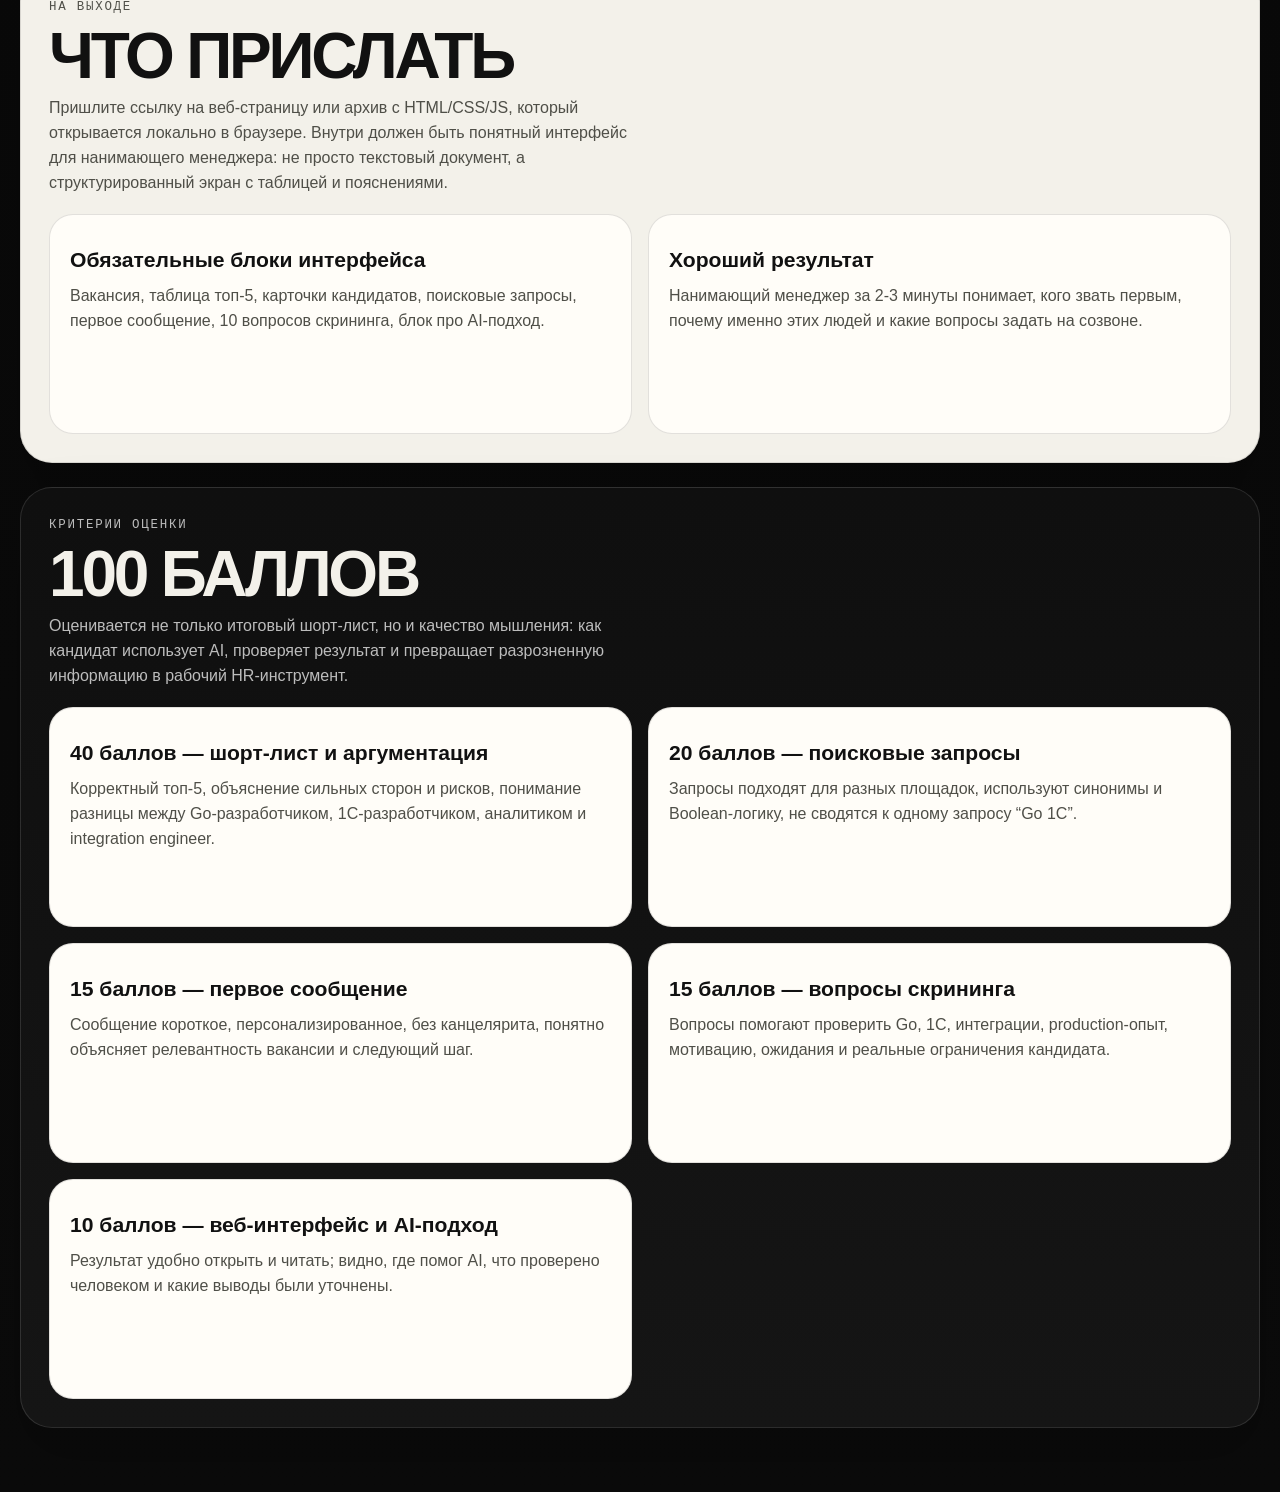
<file: Тестовое для Руководителя проектов/hr-intern-recruitment.html>
<!DOCTYPE html>
<html lang="ru">
  <head>
    <meta charset="UTF-8" />
    <meta name="viewport" content="width=device-width, initial-scale=1.0" />
    <meta
      name="robots"
      content="noindex, nofollow, noarchive, nosnippet, noimageindex"
    />
    <meta
      name="googlebot"
      content="noindex, nofollow, noarchive, nosnippet, noimageindex"
    />
    <title>Тестовое — стажер HR</title>
    <link rel="stylesheet" href="./styles.css" />
  </head>
  <body>
    <div class="background-orb orb-left"></div>
    <div class="background-orb orb-right"></div>

    <main class="page">
      <header class="topbar">
        <a class="brand" href="./index.html">
          <span class="brand-text">Test Library</span>
        </a>
        <nav class="topnav">
          <a href="./index.html">Все тестовые</a>
          <a href="#vacancy">Вакансия</a>
          <a href="#resumes">Резюме</a>
          <a href="#tasks">Что сделать</a>
          <a href="#evaluation">Оценка</a>
        </nav>
      </header>

      <section id="top" class="hero accountant-hero hr-hero">
        <div class="hero-copy">
          <p class="eyebrow">Стажер HR / подбор</p>
          <h1 class="hero-title-balance hr-hero-title">
            Соберите шорт-лист для сложной IT-вакансии.
          </h1>
          <p class="lead">
            Вам нужно с помощью AI разобрать учебную вакансию Backend-разработчика
            Go / 1C Integration Engineer, сравнить 35 коротких резюме, выбрать
            топ-5 кандидатов и оформить результат в виде веб-интерфейса.
          </p>

          <div class="hero-actions">
            <a class="button button-primary" href="#tasks">Открыть задание</a>
            <a class="button button-secondary" href="#resumes">Скачать резюме</a>
            <a
              class="button button-secondary"
              href="./input/hr-intern-recruitment-materials.txt"
              download="hr-intern-recruitment-materials.txt"
            >
              Скачать материалы
            </a>
          </div>
        </div>
      </section>

      <section id="vacancy" class="section-shell">
        <div class="section-copy">
          <p class="eyebrow">Учебная вакансия</p>
          <h2>Backend-разработчик Go / 1C Integration Engineer</h2>
          <p>
            Компания FinRetail Tech развивает внутреннюю платформу для обработки
            заказов, платежей, складских остатков, возвратов и интеграций с 1С,
            CRM, WMS и банковскими сервисами. Команда переносит часть логики из
            1С и легаси-монолитов во внешние сервисы на Go.
          </p>
        </div>

        <div class="stack-grid">
          <article class="stack-card">
            <h3>Формат и уровень</h3>
            <p>
              Middle / Middle+, удаленно или гибрид. Зарплатный ориентир:
              220 000-320 000 ₽ net. География: Москва, Санкт-Петербург или РФ.
            </p>
          </article>
          <article class="stack-card">
            <h3>Ключевые задачи</h3>
            <p>
              Разработка backend-сервисов на Go, проектирование REST/gRPC API,
              асинхронные обмены через Kafka/RabbitMQ, разбор обменов с 1С,
              диагностика дублей, таймаутов и рассинхронизации статусов.
            </p>
          </article>
          <article class="stack-card">
            <h3>Обязательные требования</h3>
            <p>
              От 3 лет backend-разработки, от 1 года коммерческого Go, SQL и
              PostgreSQL, REST API, очереди, production-инциденты, опыт
              интеграций с 1С:ERP, 1С:УТ, КА или БП.
            </p>
          </article>
          <article class="stack-card">
            <h3>Будет плюсом</h3>
            <p>
              gRPC, highload, миграция логики из 1С во внешние сервисы, Docker,
              Kubernetes, retail/e-commerce/fintech/logistics, мониторинг через
              Grafana, Prometheus или ELK.
            </p>
          </article>
        </div>
      </section>

      <section id="resumes" class="section-shell demo-shell">
        <div class="section-copy">
          <p class="eyebrow">Материалы</p>
          <h2>35 коротких резюме</h2>
          <p>
            Резюме специально неоднородные: среди них есть сильные кандидаты,
            почти подходящие профили и нерелевантные варианты. Все 35 резюме
            приложены отдельным TXT-файлом, чтобы кандидат мог загрузить их в
            AI-инструмент и показать качество анализа, а не просто прочитать
            карточки на странице.
          </p>
        </div>

        <div class="dataset-card">
          <div class="dataset-copy">
            <h3>Материалы одним файлом</h3>
            <p>
              В файле собраны вакансия, все 35 резюме, задание и критерии
              оценки. Его можно скачать и использовать как рабочий источник
              для анализа в AI-инструментах.
            </p>
          </div>
          <div class="dataset-links">
            <a
              class="dataset-link"
              href="./input/hr-intern-recruitment-materials.txt"
              download="hr-intern-recruitment-materials.txt"
            >
              Скачать TXT
            </a>
          </div>
        </div>

        <div class="stack-grid">
          <article class="stack-card">
            <h3>Что внутри файла</h3>
            <p>Учебная вакансия, 35 коротких резюме разной релевантности, инструкция к заданию и критерии оценки на 100 баллов.</p>
          </article>
          <article class="stack-card">
            <h3>Почему резюме вынесены в файл</h3>
            <p>Так кандидату сложнее решить задачу вручную: нужно структурировать вводные, сравнить профили и проверить вывод AI.</p>
          </article>
        </div>
      </section>

      <section id="tasks" class="section-shell flow-shell">
        <div class="section-copy">
          <p class="eyebrow">Что нужно сделать</p>
          <h2>Результат оформить как веб-интерфейс</h2>
          <p>
            Можно использовать AI-инструменты для анализа резюме, генерации
            черновиков запросов и структуры ответа. Важно показать, как вы
            проверили вывод AI и почему согласились или не согласились с ним.
          </p>
        </div>

        <div class="flow-grid hr-task-grid">
          <article class="flow-card">
            <span class="flow-index">01</span>
            <h3>Выбрать топ-5 кандидатов</h3>
            <p>Сделайте таблицу с местом, номером кандидата, ключевыми совпадениями, рисками и итоговым комментарием.</p>
          </article>
          <article class="flow-card">
            <span class="flow-index">02</span>
            <h3>Объяснить логику шорт-листа</h3>
            <p>Для каждого кандидата укажите, почему он подходит, что нужно уточнить и какие red flags могут быть критичными.</p>
          </article>
          <article class="flow-card">
            <span class="flow-index">03</span>
            <h3>Составить поисковые запросы</h3>
            <p>Подготовьте запросы для hh.ru, LinkedIn, Telegram, GitHub/Google Boolean. Должно быть видно, как вы ищете Go + 1С + интеграции.</p>
          </article>
          <article class="flow-card">
            <span class="flow-index">04</span>
            <h3>Написать первое сообщение</h3>
            <p>Короткое сообщение кандидату: кто пишет, почему вакансия релевантна, что интересного в роли и какой следующий шаг.</p>
          </article>
          <article class="flow-card">
            <span class="flow-index">05</span>
            <h3>Подготовить 10 вопросов</h3>
            <p>Вопросы для первичного скрининга: опыт Go, 1С, очереди, production-инциденты, легаси, мотивация, зарплата и доступность.</p>
          </article>
          <article class="flow-card">
            <span class="flow-index">06</span>
            <h3>Показать использование AI</h3>
            <p>Добавьте короткий блок: где помог AI, что вы проверили вручную и какие выводы AI вы скорректировали.</p>
          </article>
        </div>
      </section>

      <section id="deliverables" class="section-shell">
        <div class="section-copy">
          <p class="eyebrow">На выходе</p>
          <h2>Что прислать</h2>
          <p>
            Пришлите ссылку на веб-страницу или архив с HTML/CSS/JS, который
            открывается локально в браузере. Внутри должен быть понятный
            интерфейс для нанимающего менеджера: не просто текстовый документ, а
            структурированный экран с таблицей и пояснениями.
          </p>
        </div>

        <div class="stack-grid">
          <article class="stack-card">
            <h3>Обязательные блоки интерфейса</h3>
            <p>Вакансия, таблица топ-5, карточки кандидатов, поисковые запросы, первое сообщение, 10 вопросов скрининга, блок про AI-подход.</p>
          </article>
          <article class="stack-card">
            <h3>Хороший результат</h3>
            <p>Нанимающий менеджер за 2-3 минуты понимает, кого звать первым, почему именно этих людей и какие вопросы задать на созвоне.</p>
          </article>
        </div>
      </section>

      <section id="evaluation" class="section-shell demo-shell">
        <div class="section-copy">
          <p class="eyebrow">Критерии оценки</p>
          <h2>100 баллов</h2>
          <p>
            Оценивается не только итоговый шорт-лист, но и качество мышления:
            как кандидат использует AI, проверяет результат и превращает
            разрозненную информацию в рабочий HR-инструмент.
          </p>
        </div>

        <div class="stack-grid">
          <article class="stack-card">
            <h3>40 баллов — шорт-лист и аргументация</h3>
            <p>Корректный топ-5, объяснение сильных сторон и рисков, понимание разницы между Go-разработчиком, 1С-разработчиком, аналитиком и integration engineer.</p>
          </article>
          <article class="stack-card">
            <h3>20 баллов — поисковые запросы</h3>
            <p>Запросы подходят для разных площадок, используют синонимы и Boolean-логику, не сводятся к одному запросу “Go 1C”.</p>
          </article>
          <article class="stack-card">
            <h3>15 баллов — первое сообщение</h3>
            <p>Сообщение короткое, персонализированное, без канцелярита, понятно объясняет релевантность вакансии и следующий шаг.</p>
          </article>
          <article class="stack-card">
            <h3>15 баллов — вопросы скрининга</h3>
            <p>Вопросы помогают проверить Go, 1С, интеграции, production-опыт, мотивацию, ожидания и реальные ограничения кандидата.</p>
          </article>
          <article class="stack-card">
            <h3>10 баллов — веб-интерфейс и AI-подход</h3>
            <p>Результат удобно открыть и читать; видно, где помог AI, что проверено человеком и какие выводы были уточнены.</p>
          </article>
        </div>
      </section>
    </main>
  </body>
</html>
</file>
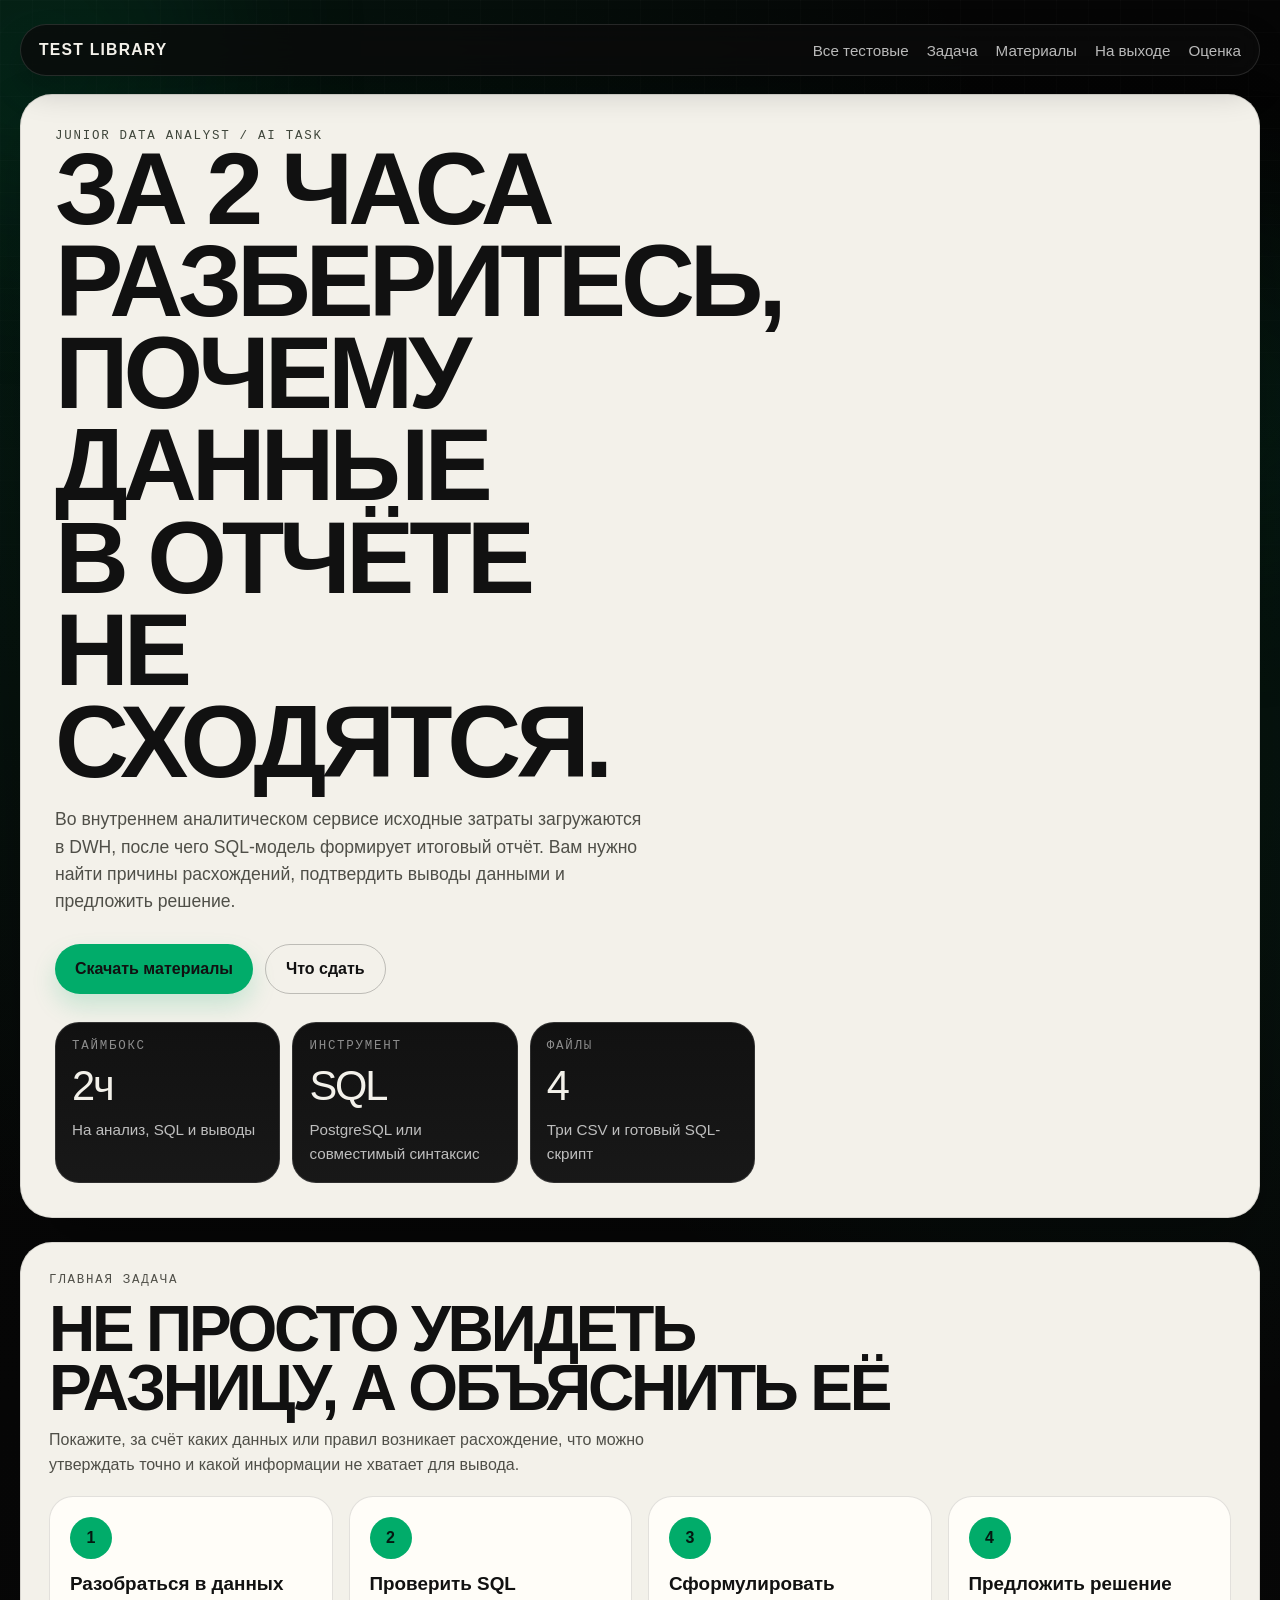
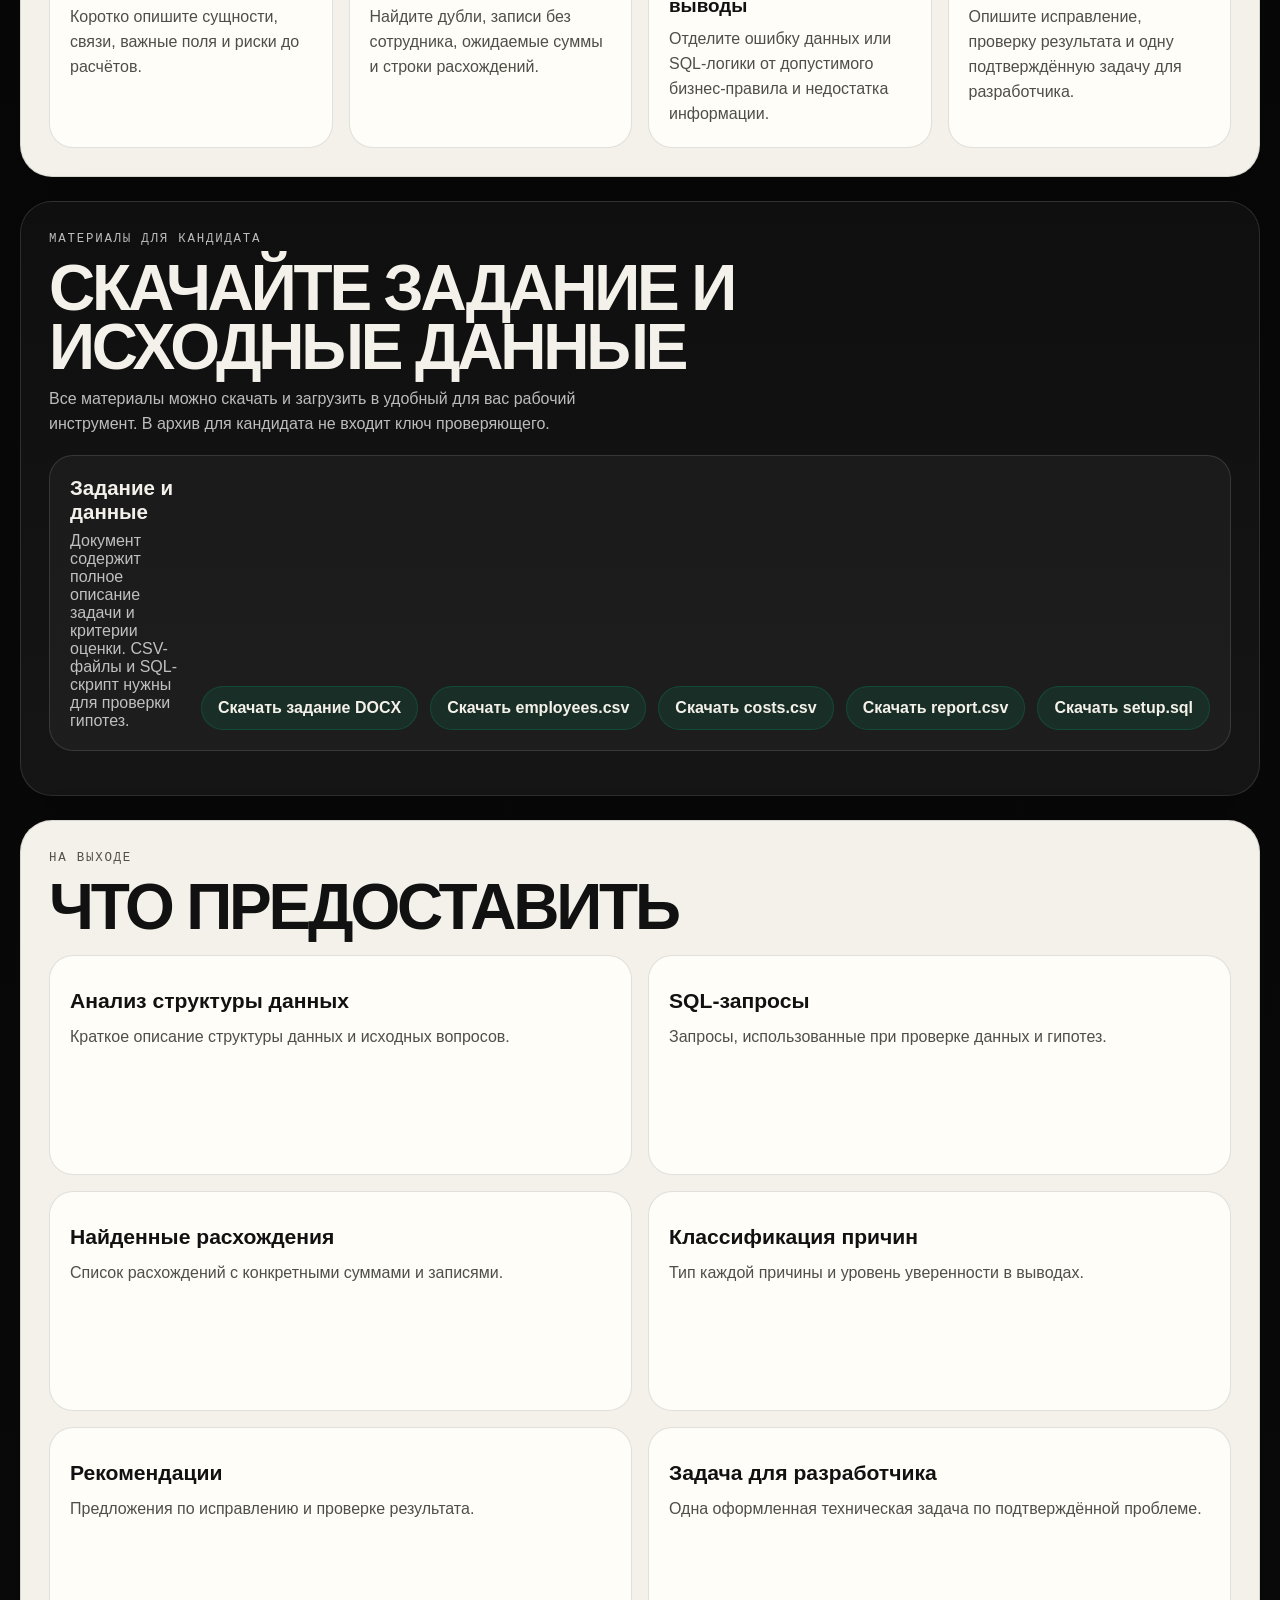
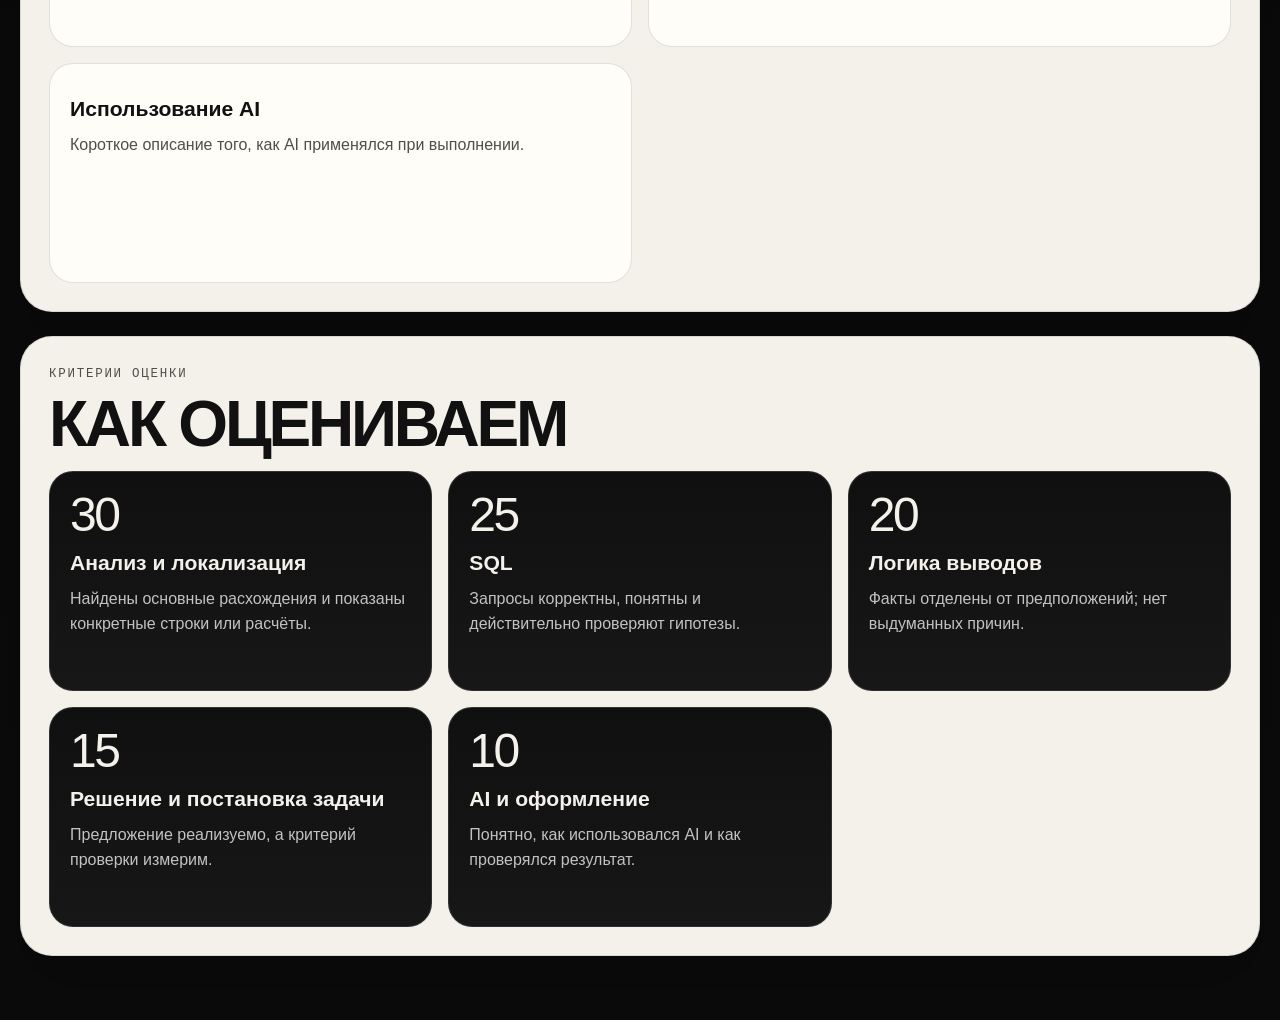
<file: Тестовое для Руководителя проектов/junior-data-analyst.html>
<!DOCTYPE html>
<html lang="ru">
  <head>
    <meta charset="UTF-8" />
    <meta name="viewport" content="width=device-width, initial-scale=1.0" />
    <meta name="robots" content="noindex, nofollow, noarchive, nosnippet, noimageindex" />
    <meta name="googlebot" content="noindex, nofollow, noarchive, nosnippet, noimageindex" />
    <title>Тестовое — Junior Data Analyst</title>
    <link rel="stylesheet" href="./styles.css" />
  </head>
  <body>
    <div class="background-orb orb-left"></div>
    <div class="background-orb orb-right"></div>

    <main class="page">
      <header class="topbar">
        <a class="brand" href="./index.html"><span class="brand-text">Test Library</span></a>
        <nav class="topnav">
          <a href="./index.html">Все тестовые</a>
          <a href="#task">Задача</a>
          <a href="#materials">Материалы</a>
          <a href="#deliverables">На выходе</a>
          <a href="#evaluation">Оценка</a>
        </nav>
      </header>

      <section class="hero accountant-hero">
        <div class="hero-copy">
          <p class="eyebrow">Junior Data Analyst / AI Task</p>
          <h1 class="hero-title-balance hero-title-accountant">
            За 2 часа разберитесь,<br />
            почему данные в отчёте<br />
            не сходятся.
          </h1>
          <p class="lead">
            Во внутреннем аналитическом сервисе исходные затраты загружаются в DWH,
            после чего SQL-модель формирует итоговый отчёт. Вам нужно найти причины
            расхождений, подтвердить выводы данными и предложить решение.
          </p>
          <div class="hero-actions">
            <a class="button button-primary" href="#materials">Скачать материалы</a>
            <a class="button button-secondary" href="#deliverables">Что сдать</a>
          </div>
          <div class="hero-metrics">
            <article class="metric-card"><p class="metric-label">Таймбокс</p><p class="metric-value">2ч</p><p class="metric-copy">На анализ, SQL и выводы</p></article>
            <article class="metric-card"><p class="metric-label">Инструмент</p><p class="metric-value">SQL</p><p class="metric-copy">PostgreSQL или совместимый синтаксис</p></article>
            <article class="metric-card"><p class="metric-label">Файлы</p><p class="metric-value">4</p><p class="metric-copy">Три CSV и готовый SQL-скрипт</p></article>
          </div>
        </div>
      </section>

      <section id="task" class="section-shell">
        <div class="section-copy">
          <p class="eyebrow">Главная задача</p>
          <h2>Не просто увидеть разницу, а объяснить её</h2>
          <p>
            Покажите, за счёт каких данных или правил возникает расхождение,
            что можно утверждать точно и какой информации не хватает для вывода.
          </p>
        </div>
        <div class="flow-grid">
          <article class="flow-card"><span class="flow-step">1</span><h3 class="flow-title">Разобраться в данных</h3><p class="flow-copy">Коротко опишите сущности, связи, важные поля и риски до расчётов.</p></article>
          <article class="flow-card"><span class="flow-step">2</span><h3 class="flow-title">Проверить SQL</h3><p class="flow-copy">Найдите дубли, записи без сотрудника, ожидаемые суммы и строки расхождений.</p></article>
          <article class="flow-card"><span class="flow-step">3</span><h3 class="flow-title">Сформулировать выводы</h3><p class="flow-copy">Отделите ошибку данных или SQL-логики от допустимого бизнес-правила и недостатка информации.</p></article>
          <article class="flow-card"><span class="flow-step">4</span><h3 class="flow-title">Предложить решение</h3><p class="flow-copy">Опишите исправление, проверку результата и одну подтверждённую задачу для разработчика.</p></article>
        </div>
      </section>

      <section id="materials" class="section-shell demo-shell">
        <div class="section-copy">
          <p class="eyebrow">Материалы для кандидата</p>
          <h2>Скачайте задание и исходные данные</h2>
          <p>
            Все материалы можно скачать и загрузить в удобный для вас рабочий инструмент.
            В архив для кандидата не входит ключ проверяющего.
          </p>
        </div>
        <div class="dataset-card">
          <div class="dataset-copy">
            <h3>Задание и данные</h3>
            <p>Документ содержит полное описание задачи и критерии оценки. CSV-файлы и SQL-скрипт нужны для проверки гипотез.</p>
          </div>
          <div class="dataset-links">
            <a class="dataset-link" href="./input/junior-data-analyst/Тестовое задание - Junior Data Analyst.docx" download="Тестовое задание - Junior Data Analyst.docx">Скачать задание DOCX</a>
            <a class="dataset-link" href="./input/junior-data-analyst/employees.csv" download="employees.csv">Скачать employees.csv</a>
            <a class="dataset-link" href="./input/junior-data-analyst/costs.csv" download="costs.csv">Скачать costs.csv</a>
            <a class="dataset-link" href="./input/junior-data-analyst/report.csv" download="report.csv">Скачать report.csv</a>
            <a class="dataset-link" href="./input/junior-data-analyst/setup.sql" download="setup.sql">Скачать setup.sql</a>
          </div>
        </div>
      </section>

      <section id="deliverables" class="section-shell">
        <div class="section-copy">
          <p class="eyebrow">На выходе</p>
          <h2>Что предоставить</h2>
        </div>
        <div class="stack-grid">
          <article class="stack-card">
            <h3>Анализ структуры данных</h3>
            <p>Краткое описание структуры данных и исходных вопросов.</p>
          </article>
          <article class="stack-card">
            <h3>SQL-запросы</h3>
            <p>Запросы, использованные при проверке данных и гипотез.</p>
          </article>
          <article class="stack-card">
            <h3>Найденные расхождения</h3>
            <p>Список расхождений с конкретными суммами и записями.</p>
          </article>
          <article class="stack-card">
            <h3>Классификация причин</h3>
            <p>Тип каждой причины и уровень уверенности в выводах.</p>
          </article>
          <article class="stack-card">
            <h3>Рекомендации</h3>
            <p>Предложения по исправлению и проверке результата.</p>
          </article>
          <article class="stack-card">
            <h3>Задача для разработчика</h3>
            <p>Одна оформленная техническая задача по подтверждённой проблеме.</p>
          </article>
          <article class="stack-card">
            <h3>Использование AI</h3>
            <p>Короткое описание того, как AI применялся при выполнении.</p>
          </article>
        </div>
      </section>

      <section id="evaluation" class="section-shell">
        <div class="section-copy">
          <p class="eyebrow">Критерии оценки</p>
          <h2>Как оцениваем</h2>
        </div>
        <div class="score-grid">
          <article class="score-card">
            <p class="score-points">30</p>
            <h3 class="score-title">Анализ и локализация</h3>
            <p class="score-copy">Найдены основные расхождения и показаны конкретные строки или расчёты.</p>
          </article>
          <article class="score-card">
            <p class="score-points">25</p>
            <h3 class="score-title">SQL</h3>
            <p class="score-copy">Запросы корректны, понятны и действительно проверяют гипотезы.</p>
          </article>
          <article class="score-card">
            <p class="score-points">20</p>
            <h3 class="score-title">Логика выводов</h3>
            <p class="score-copy">Факты отделены от предположений; нет выдуманных причин.</p>
          </article>
          <article class="score-card">
            <p class="score-points">15</p>
            <h3 class="score-title">Решение и постановка задачи</h3>
            <p class="score-copy">Предложение реализуемо, а критерий проверки измерим.</p>
          </article>
          <article class="score-card">
            <p class="score-points">10</p>
            <h3 class="score-title">AI и оформление</h3>
            <p class="score-copy">Понятно, как использовался AI и как проверялся результат.</p>
          </article>
        </div>
      </section>
    </main>
  </body>
</html>
</file>
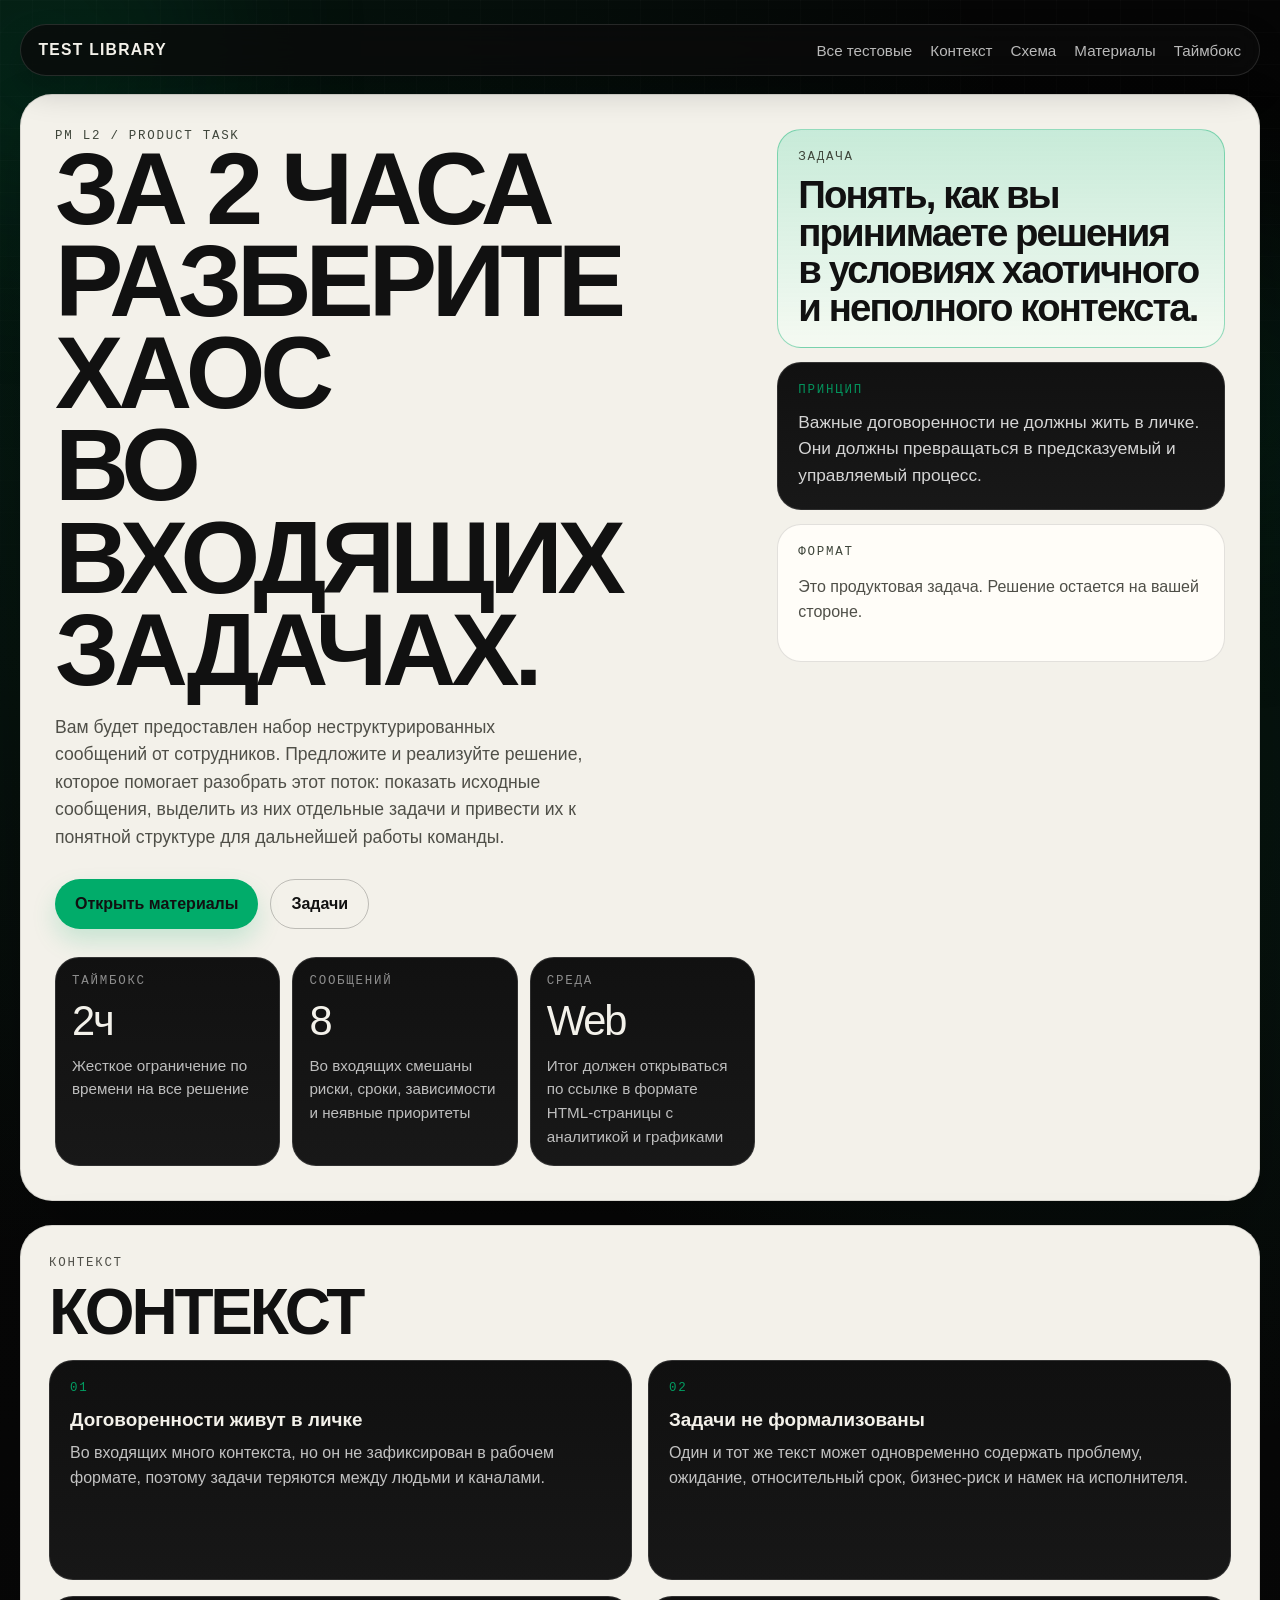
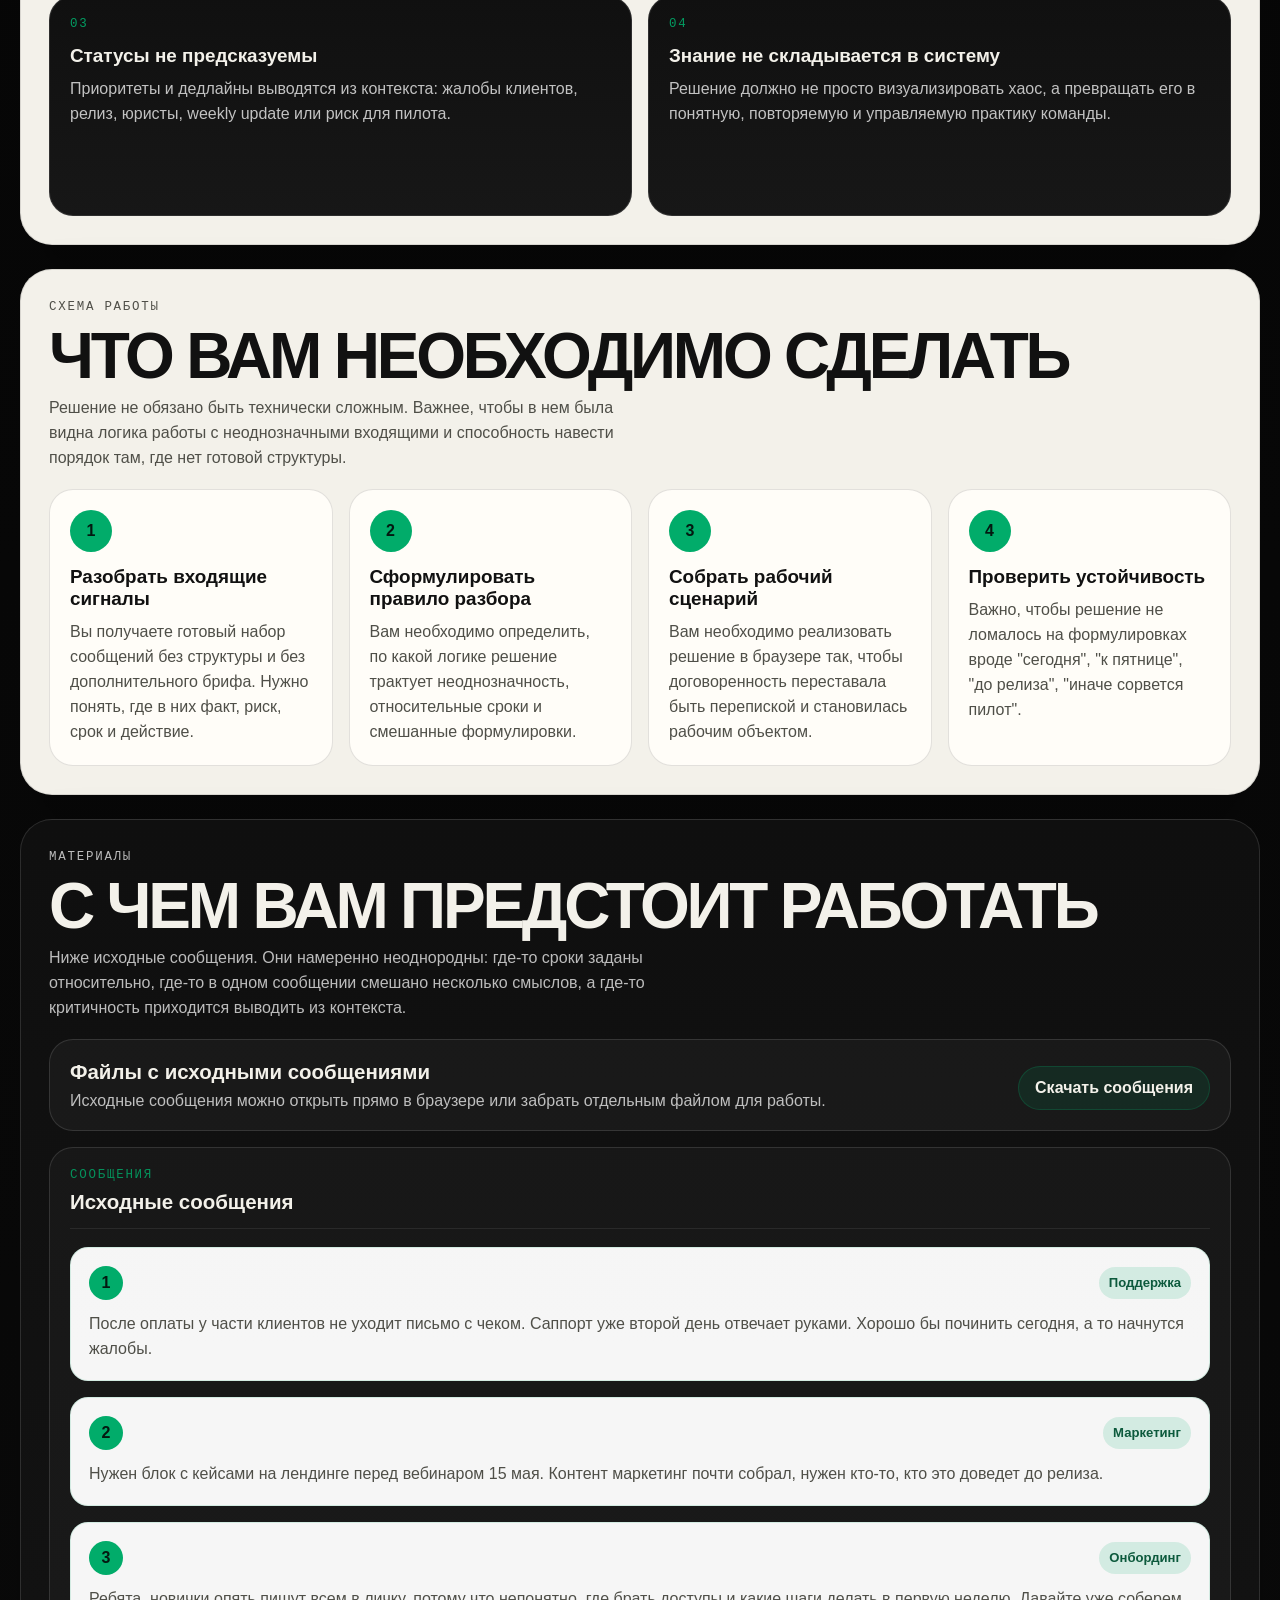
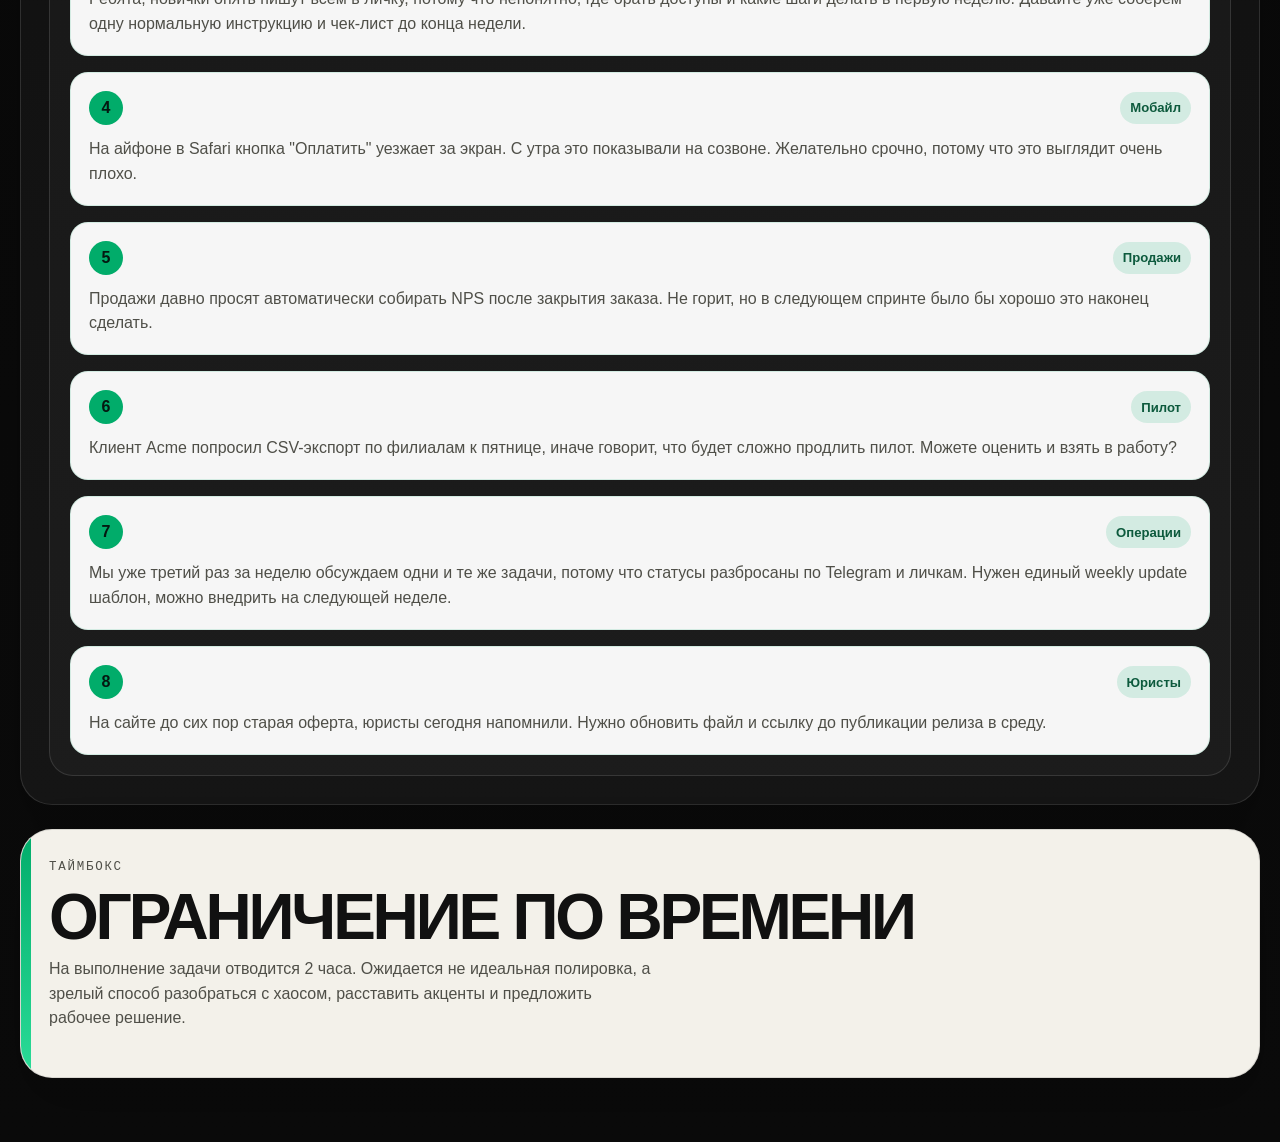
<file: Тестовое для Руководителя проектов/project-manager.html>
<!DOCTYPE html>
<html lang="ru">
  <head>
    <meta charset="UTF-8" />
    <meta name="viewport" content="width=device-width, initial-scale=1.0" />
    <meta
      name="robots"
      content="noindex, nofollow, noarchive, nosnippet, noimageindex"
    />
    <meta
      name="googlebot"
      content="noindex, nofollow, noarchive, nosnippet, noimageindex"
    />
    <title>Тестовое — Руководитель проектов</title>
    <link rel="stylesheet" href="./styles.css" />
  </head>
  <body>
    <div class="background-orb orb-left"></div>
    <div class="background-orb orb-right"></div>

    <main class="page">
      <header class="topbar">
        <a class="brand" href="./index.html">
          <span class="brand-text">Test Library</span>
        </a>
        <nav class="topnav">
          <a href="./index.html">Все тестовые</a>
          <a href="#problem">Контекст</a>
          <a href="#workflow">Схема</a>
          <a href="#materials">Материалы</a>
          <a href="#timebox">Таймбокс</a>
        </nav>
      </header>

      <section id="top" class="hero pm-hero">
        <div class="hero-copy">
          <p class="eyebrow">PM L2 / Product Task</p>
          <h1 class="hero-title-balance hero-title-pm">
            За 2 часа<br />
            разберите<br />
            хаос<br />
            во входящих<br />
            задачах.
          </h1>
          <p class="lead">
            Вам будет предоставлен набор неструктурированных сообщений от
            сотрудников. Предложите и реализуйте решение, которое помогает
            разобрать этот поток: показать исходные сообщения, выделить из них
            отдельные задачи и привести их к понятной структуре для дальнейшей
            работы команды.
          </p>

          <div class="hero-actions">
            <a class="button button-primary" href="#materials">Открыть материалы</a>
            <a class="button button-secondary" href="#workflow">Задачи</a>
          </div>

          <div class="hero-metrics" id="hero-metrics"></div>
        </div>

        <aside class="hero-board">
          <div class="board-card board-card-accent">
            <p class="board-label">Задача</p>
            <h2>
              Понять, как вы принимаете решения в условиях хаотичного и
              неполного контекста.
            </h2>
          </div>

          <div class="board-stack">
            <div class="board-card board-card-inverse">
              <p class="board-label">Принцип</p>
              <p class="board-copy board-copy-strong">
                Важные договоренности не должны жить в личке. Они должны
                превращаться в предсказуемый и управляемый процесс.
              </p>
            </div>

            <div class="board-card">
              <p class="board-label">Формат</p>
              <p class="board-copy">
                Это продуктовая задача. Решение остается на вашей стороне.
              </p>
            </div>
          </div>
        </aside>
      </section>

      <section id="problem" class="section-shell">
        <div class="section-copy">
          <p class="eyebrow">Контекст</p>
          <h2>Контекст</h2>
        </div>
        <div class="issue-grid" id="issues"></div>
      </section>

      <section id="workflow" class="section-shell flow-shell">
        <div class="section-copy">
          <p class="eyebrow">Схема работы</p>
          <h2>Что вам необходимо сделать</h2>
          <p>
            Решение не обязано быть технически сложным. Важнее, чтобы в нем
            была видна логика работы с неоднозначными входящими и способность
            навести порядок там, где нет готовой структуры.
          </p>
        </div>
        <div class="flow-grid" id="workflow-grid"></div>
      </section>

      <section id="materials" class="section-shell demo-shell">
        <div class="section-copy">
          <p class="eyebrow">Материалы</p>
          <h2>С чем вам предстоит работать</h2>
          <p>
            Ниже исходные сообщения. Они намеренно неоднородны: где-то сроки
            заданы относительно, где-то в одном сообщении смешано несколько
            смыслов, а где-то критичность приходится выводить из контекста.
          </p>
        </div>

        <div class="dataset-card">
          <div class="dataset-copy">
            <h3>Файлы с исходными сообщениями</h3>
            <p>
              Исходные сообщения можно открыть прямо в браузере или забрать
              отдельным файлом для работы.
            </p>
          </div>
          <div class="dataset-links">
            <a class="dataset-link" href="./input/messages.csv" target="_blank" rel="noreferrer">
              Скачать сообщения
            </a>
          </div>
        </div>

        <div class="demo-column">
          <div class="panel-head">
            <p class="panel-kicker">Сообщения</p>
            <h3>Исходные сообщения</h3>
          </div>
          <div id="messages" class="message-list"></div>
        </div>
      </section>

      <section id="timebox" class="section-shell">
        <div class="section-copy">
          <p class="eyebrow">Таймбокс</p>
          <h2>Ограничение по времени</h2>
          <p>
            На выполнение задачи отводится 2 часа. Ожидается не идеальная
            полировка, а зрелый способ разобраться с хаосом, расставить
            акценты и предложить рабочее решение.
          </p>
        </div>
      </section>
    </main>

    <script src="./app.js?v=20260505-01"></script>
  </body>
</html>
</file>
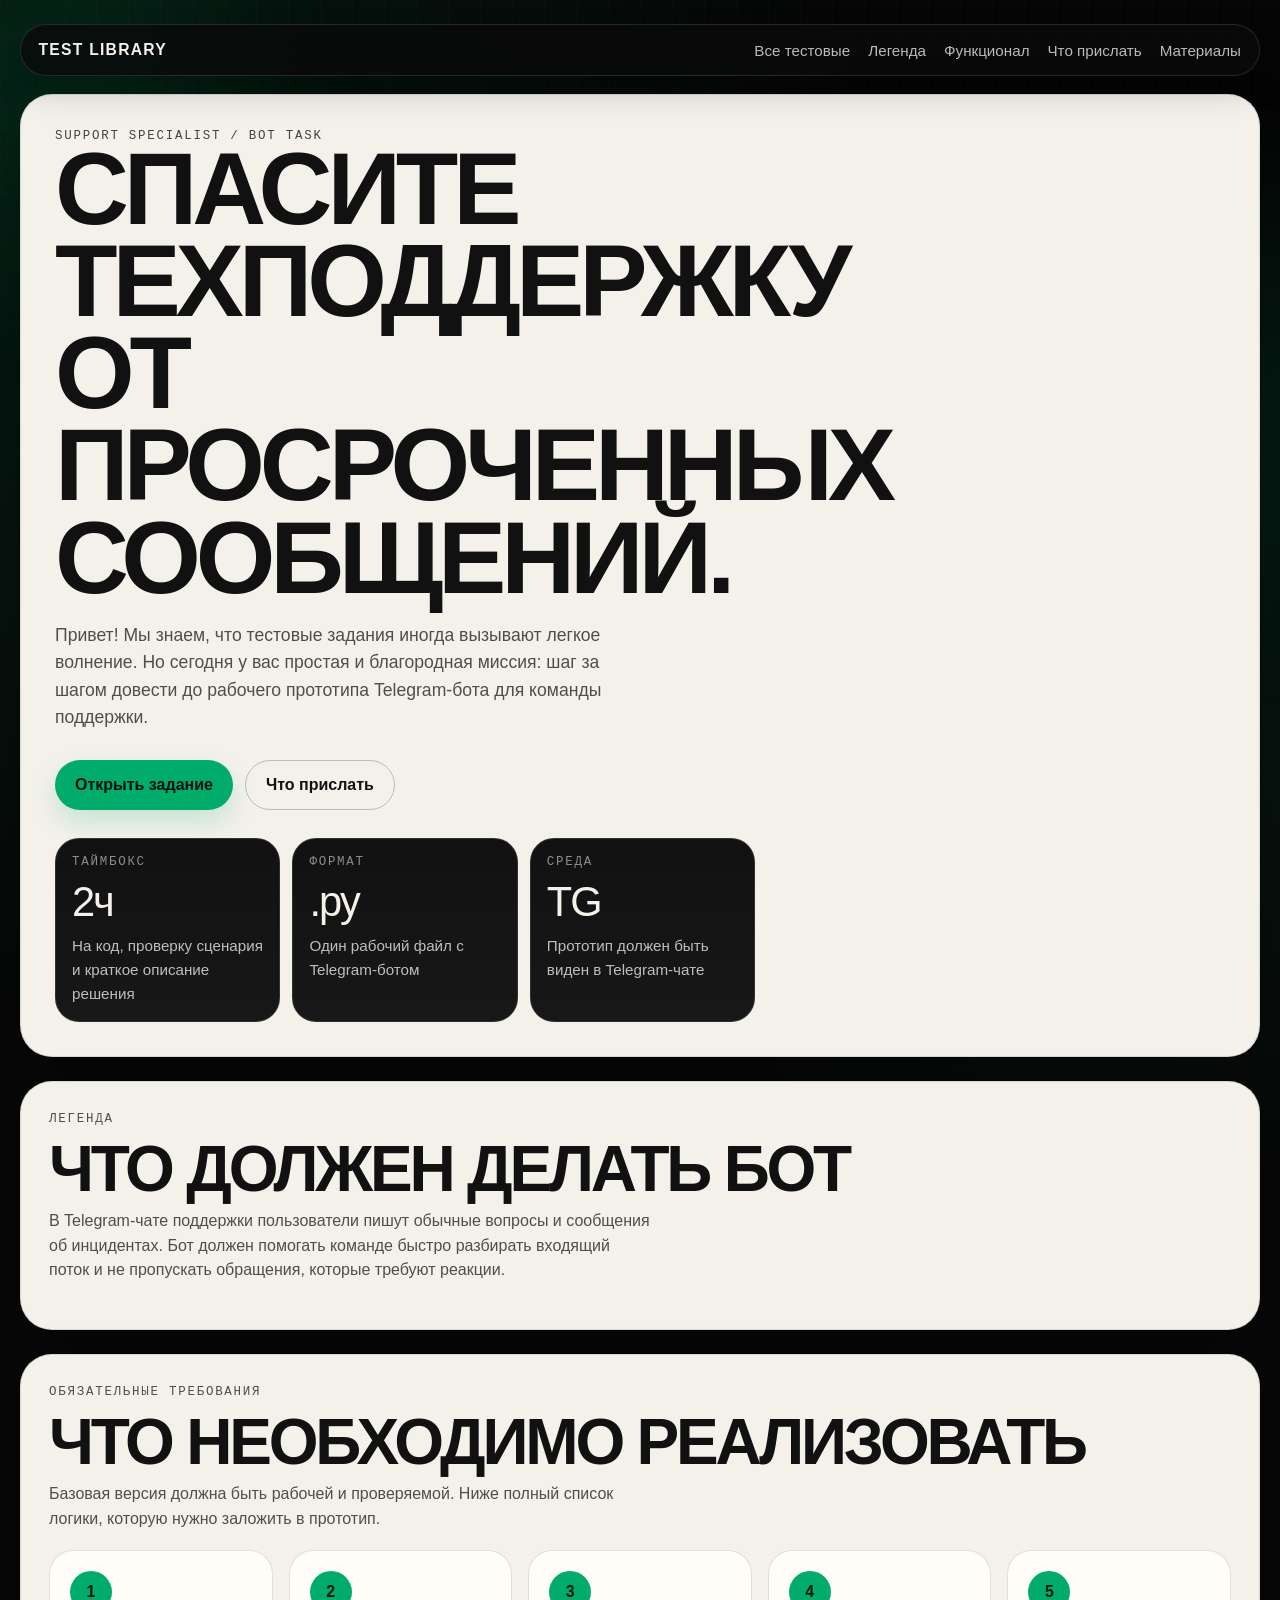
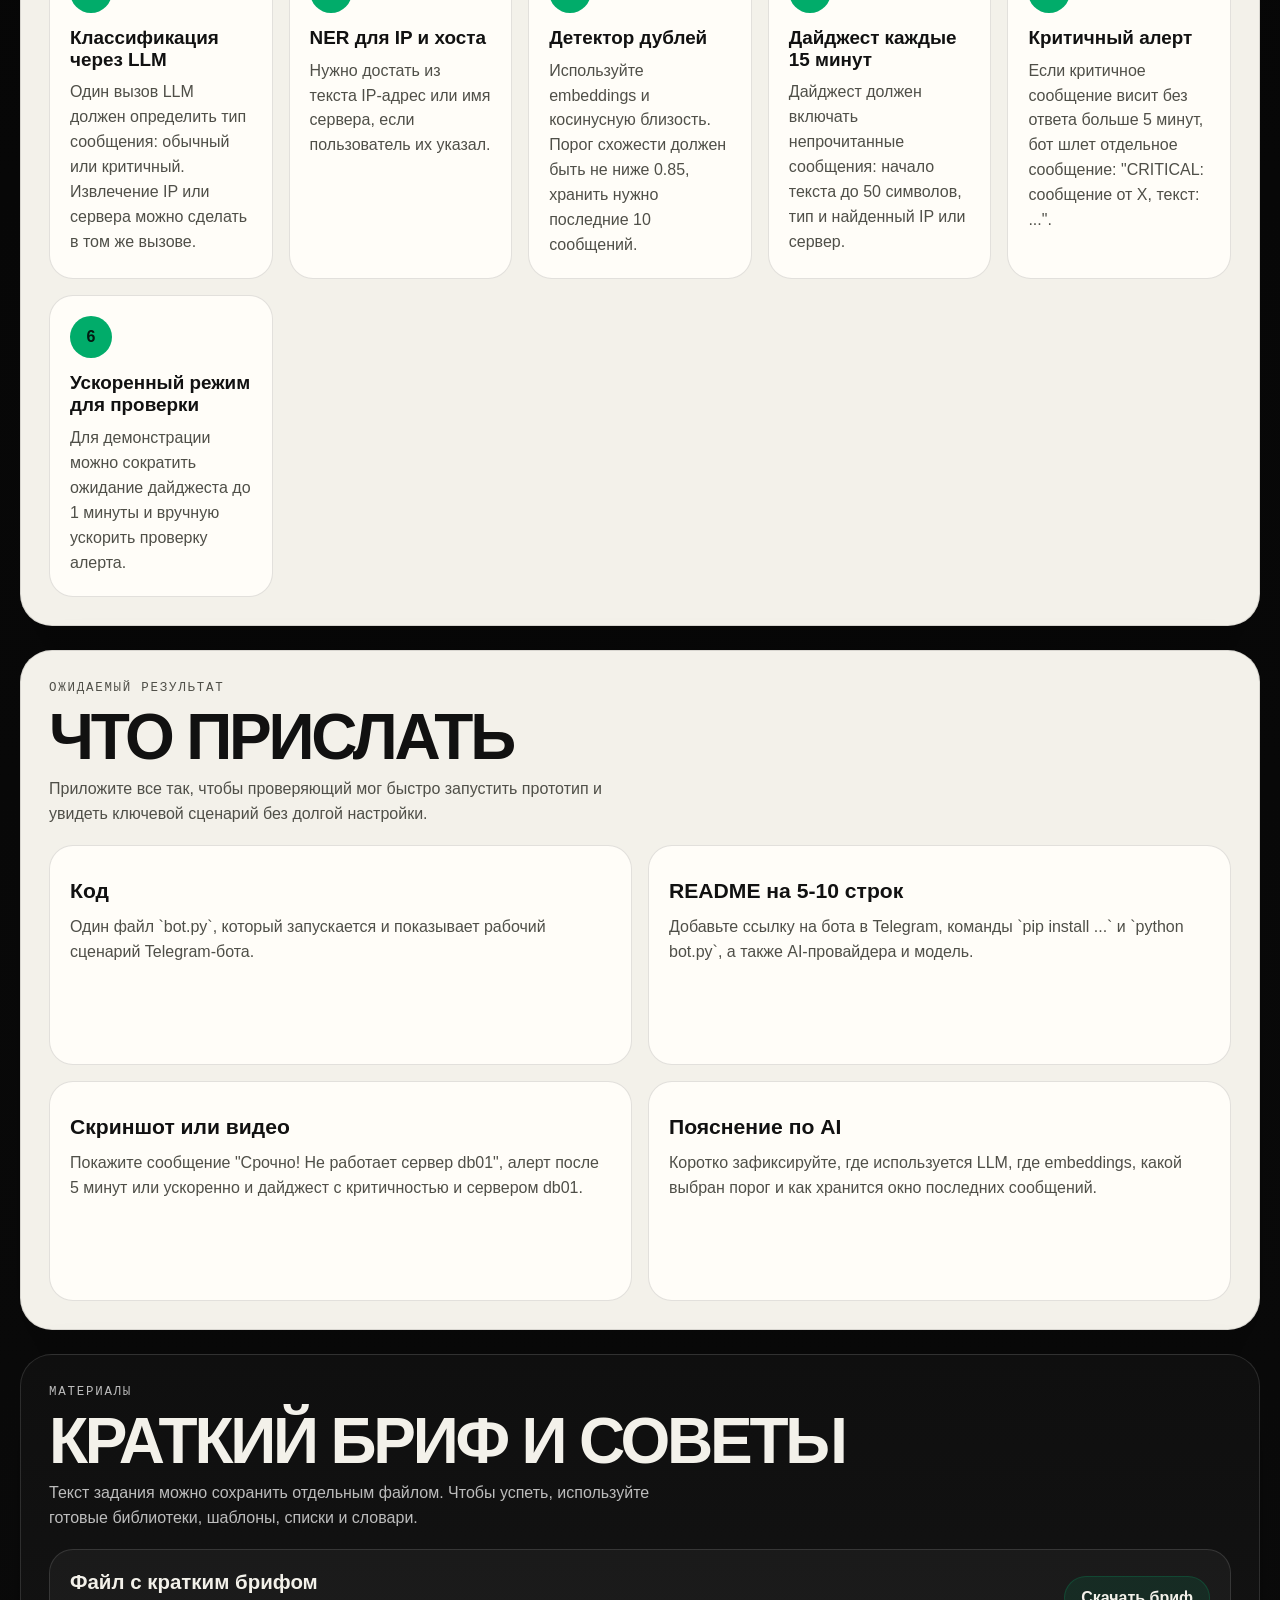
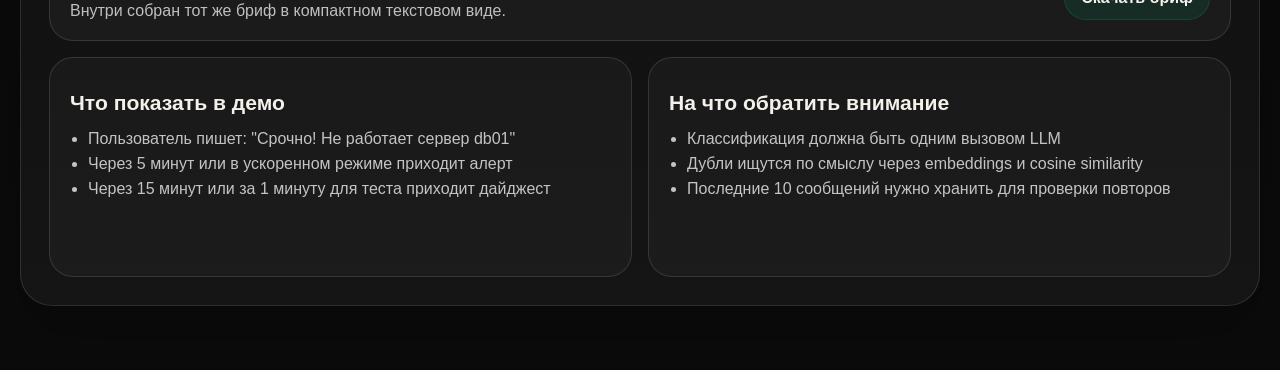
<file: Тестовое для Руководителя проектов/support-specialist.html>
<!DOCTYPE html>
<html lang="ru">
  <head>
    <meta charset="UTF-8" />
    <meta name="viewport" content="width=device-width, initial-scale=1.0" />
    <meta
      name="robots"
      content="noindex, nofollow, noarchive, nosnippet, noimageindex"
    />
    <meta
      name="googlebot"
      content="noindex, nofollow, noarchive, nosnippet, noimageindex"
    />
    <title>Тестовое — Специалист технической поддержки</title>
    <link rel="stylesheet" href="./styles.css" />
  </head>
  <body>
    <div class="background-orb orb-left"></div>
    <div class="background-orb orb-right"></div>

    <main class="page">
      <header class="topbar">
        <a class="brand" href="./index.html">
          <span class="brand-text">Test Library</span>
        </a>
        <nav class="topnav">
          <a href="./index.html">Все тестовые</a>
          <a href="#legend">Легенда</a>
          <a href="#functional">Функционал</a>
          <a href="#deliverables">Что прислать</a>
          <a href="#materials">Материалы</a>
        </nav>
      </header>

      <section id="top" class="hero accountant-hero">
        <div class="hero-copy">
          <p class="eyebrow">Support Specialist / Bot Task</p>
          <h1 class="hero-title-balance">
            Спасите техподдержку от просроченных сообщений.
          </h1>
          <p class="lead">
            Привет! Мы знаем, что тестовые задания иногда вызывают легкое
            волнение. Но сегодня у вас простая и благородная миссия: шаг за
            шагом довести до рабочего прототипа Telegram-бота для команды
            поддержки.
          </p>

          <div class="hero-actions">
            <a class="button button-primary" href="#functional">Открыть задание</a>
            <a class="button button-secondary" href="#deliverables">
              Что прислать
            </a>
          </div>

          <div class="hero-metrics" id="support-hero-metrics"></div>
        </div>
      </section>

      <section id="legend" class="section-shell">
        <div class="section-copy">
          <p class="eyebrow">Легенда</p>
          <h2>Что должен делать бот</h2>
          <p>
            В Telegram-чате поддержки пользователи пишут обычные вопросы и
            сообщения об инцидентах. Бот должен помогать команде быстро
            разбирать входящий поток и не пропускать обращения, которые требуют
            реакции.
          </p>
        </div>
      </section>

      <section id="functional" class="section-shell flow-shell">
        <div class="section-copy">
          <p class="eyebrow">Обязательные требования</p>
          <h2>Что необходимо реализовать</h2>
          <p>
            Базовая версия должна быть рабочей и проверяемой. Ниже полный
            список логики, которую нужно заложить в прототип.
          </p>
        </div>
        <div id="support-functionality" class="flow-grid"></div>
      </section>

      <section id="deliverables" class="section-shell">
        <div class="section-copy">
          <p class="eyebrow">Ожидаемый результат</p>
          <h2>Что прислать</h2>
          <p>
            Приложите все так, чтобы проверяющий мог быстро запустить прототип
            и увидеть ключевой сценарий без долгой настройки.
          </p>
        </div>
        <div id="support-deliverables" class="stack-grid"></div>
      </section>

      <section id="materials" class="section-shell demo-shell">
        <div class="section-copy">
          <p class="eyebrow">Материалы</p>
          <h2>Краткий бриф и советы</h2>
          <p>
            Текст задания можно сохранить отдельным файлом. Чтобы успеть,
            используйте готовые библиотеки, шаблоны, списки и словари.
          </p>
        </div>

        <div class="dataset-card">
          <div class="dataset-copy">
            <h3>Файл с кратким брифом</h3>
            <p>
              Внутри собран тот же бриф в компактном текстовом виде.
            </p>
          </div>
          <div class="dataset-links">
            <a
              class="dataset-link"
              href="./input/support-specialist-brief.txt"
              download="support-specialist-brief.txt"
            >
              Скачать бриф
            </a>
          </div>
        </div>

        <div class="note-grid">
          <article class="note-card">
            <h3>Что показать в демо</h3>
            <ul class="note-list">
              <li>Пользователь пишет: "Срочно! Не работает сервер db01"</li>
              <li>Через 5 минут или в ускоренном режиме приходит алерт</li>
              <li>Через 15 минут или за 1 минуту для теста приходит дайджест</li>
            </ul>
          </article>
          <article class="note-card">
            <h3>На что обратить внимание</h3>
            <ul class="note-list">
              <li>Классификация должна быть одним вызовом LLM</li>
              <li>Дубли ищутся по смыслу через embeddings и cosine similarity</li>
              <li>Последние 10 сообщений нужно хранить для проверки повторов</li>
            </ul>
          </article>
        </div>
      </section>
    </main>

    <script src="./support-specialist.js?v=20260608-01"></script>
  </body>
</html>
</file>
<file: Тестовое для Руководителя проектов/styles.css>
:root {
  --bg: #070707;
  --bg-soft: #101010;
  --surface: #f3f1ea;
  --surface-strong: #fffdf8;
  --ink: #111111;
  --muted: #4f4f48;
  --line: rgba(17, 17, 17, 0.12);
  --line-strong: rgba(17, 17, 17, 0.24);
  --green: #01ac6a;
  --green-strong: #018f58;
  --green-soft: rgba(1, 172, 106, 0.14);
  --green-ink: #041911;
  --dark-card: #111111;
  --dark-card-2: #181818;
  --dark-line: rgba(255, 255, 255, 0.12);
  --dark-muted: rgba(255, 255, 255, 0.72);
  --shadow: 0 28px 60px rgba(0, 0, 0, 0.22);
  --radius-xl: 32px;
  --radius-lg: 24px;
  --radius-md: 18px;
  --font-sans: "Avenir Next Condensed", "Avenir Next", "Helvetica Neue", sans-serif;
  --font-display: "Arial Narrow", "Avenir Next Condensed", "Helvetica Neue", sans-serif;
  --font-mono: "SFMono-Regular", "SF Mono", Menlo, Consolas, monospace;
}

* {
  box-sizing: border-box;
}

html {
  scroll-behavior: smooth;
}

body {
  position: relative;
  margin: 0;
  overflow-x: hidden;
  font-family: var(--font-sans);
  color: var(--surface);
  background:
    radial-gradient(circle at 10% 8%, rgba(1, 172, 106, 0.12), transparent 22%),
    radial-gradient(circle at 88% 18%, rgba(1, 172, 106, 0.1), transparent 18%),
    linear-gradient(180deg, #050505 0%, #0b0b0b 100%);
}

body::before {
  content: "";
  position: fixed;
  inset: 0;
  background-image:
    linear-gradient(rgba(255, 255, 255, 0.03) 1px, transparent 1px),
    linear-gradient(90deg, rgba(255, 255, 255, 0.03) 1px, transparent 1px);
  background-size: 32px 32px;
  mask-image: linear-gradient(180deg, rgba(0, 0, 0, 0.55), transparent 95%);
  pointer-events: none;
}

.background-orb {
  position: fixed;
  z-index: 0;
  width: 360px;
  height: 360px;
  border-radius: 50%;
  filter: blur(90px);
  pointer-events: none;
  opacity: 0.55;
}

.orb-left {
  top: -120px;
  left: -140px;
  background: rgba(1, 172, 106, 0.22);
}

.orb-right {
  right: -120px;
  top: 220px;
  background: rgba(1, 172, 106, 0.14);
}

.page {
  position: relative;
  z-index: 1;
  width: min(1240px, calc(100% - 32px));
  margin: 0 auto;
  padding: 24px 0 64px;
}

.topbar {
  display: flex;
  align-items: center;
  justify-content: space-between;
  gap: 20px;
  padding: 16px 18px;
  position: sticky;
  top: 16px;
  z-index: 5;
  border: 1px solid var(--dark-line);
  border-radius: 999px;
  background: rgba(10, 10, 10, 0.8);
  backdrop-filter: blur(14px);
  box-shadow: 0 16px 32px rgba(0, 0, 0, 0.18);
}

.brand {
  display: inline-flex;
  align-items: center;
  gap: 10px;
  color: var(--surface);
  text-decoration: none;
  font-weight: 800;
  font-size: 0.98rem;
  letter-spacing: 0.08em;
  text-transform: uppercase;
}

.brand-text {
  white-space: nowrap;
}

.topnav {
  display: flex;
  flex-wrap: wrap;
  gap: 18px;
}

.topnav a {
  color: rgba(255, 255, 255, 0.72);
  text-decoration: none;
  font-size: 0.95rem;
}

.topnav a:hover {
  color: var(--surface);
}

.home-hero {
  grid-template-columns: minmax(0, 1.02fr) minmax(340px, 0.98fr);
  align-items: start;
}

.home-hero .hero-copy {
  max-width: 760px;
}

.home-hero h1 {
  max-width: 10ch;
  font-size: clamp(3rem, 5.2vw, 5rem);
  line-height: 0.95;
}

.home-hero .lead {
  max-width: 46ch;
}

.home-rules {
  align-content: start;
}

.home-rules-shell {
  padding: 28px;
  border-radius: var(--radius-xl);
  border: 1px solid var(--dark-line);
  background: linear-gradient(180deg, #0f0f0f, #151515);
  color: var(--surface);
  box-shadow: inset 0 1px 0 rgba(255, 255, 255, 0.03);
}

.home-rules-shell .eyebrow {
  color: rgba(1, 172, 106, 0.82);
}

.home-rules-shell h2 {
  margin: 12px 0 0;
  font-family: var(--font-display);
  font-size: clamp(2.4rem, 4vw, 4rem);
  line-height: 0.92;
  letter-spacing: -0.05em;
  text-transform: uppercase;
}

.home-rules-copy {
  max-width: 44ch;
  margin: 14px 0 0;
  color: rgba(255, 255, 255, 0.72);
  line-height: 1.56;
}

.home-rules-grid {
  grid-template-columns: 1fr;
  margin-top: 20px;
}

.home-rules-card {
  min-height: 0;
}

.ai-hero {
  grid-template-columns: minmax(0, 1.08fr) minmax(320px, 0.92fr);
  align-items: start;
}

.accountant-hero {
  grid-template-columns: 1fr;
  align-items: start;
}

.pm-hero {
  grid-template-columns: minmax(0, 1.08fr) minmax(320px, 0.92fr);
  align-items: start;
}

.pm-hero .hero-copy {
  max-width: 860px;
}

.pm-hero h1 {
  max-width: 8.5ch;
  font-size: clamp(3.4rem, 7vw, 5.9rem);
}

.pm-hero .lead {
  max-width: 54ch;
}

.pm-hero .hero-board {
  align-content: start;
}

.ai-hero .hero-copy {
  max-width: 860px;
}

.accountant-hero .hero-copy {
  max-width: 980px;
}

.ai-hero h1 {
  max-width: 11ch;
  font-size: clamp(3.4rem, 7vw, 5.8rem);
}

.accountant-hero h1 {
  max-width: 10.5ch;
  font-size: clamp(3.3rem, 6.8vw, 5.7rem);
}

.ai-hero .lead {
  max-width: 54ch;
}

.accountant-hero .lead {
  max-width: 60ch;
}

.cmo-hero .hero-copy {
  max-width: 1060px;
}

.cmo-hero h1,
.hero-title-cmo {
  max-width: 13ch;
  font-size: clamp(3rem, 6vw, 5.4rem);
  line-height: 0.93;
}

.cmo-hero .hero-metrics {
  grid-template-columns: repeat(2, minmax(0, 1fr));
}

.ai-hero .hero-board {
  align-content: start;
}

.hero,
.section-shell {
  border-radius: var(--radius-xl);
  border: 1px solid var(--line);
  background: var(--surface);
  color: var(--ink);
  box-shadow: var(--shadow);
}

.hero {
  display: grid;
  grid-template-columns: minmax(0, 1.22fr) minmax(300px, 0.78fr);
  gap: 22px;
  padding: 34px;
  margin-top: 18px;
}

.eyebrow,
.panel-kicker,
.metric-label,
.issue-index,
.board-label {
  margin: 0;
  font-family: var(--font-mono);
  font-size: 0.78rem;
  letter-spacing: 0.14em;
  text-transform: uppercase;
  color: #3f463b;
}

.hero h1,
.section-copy h2,
.board-card h2 {
  margin: 0;
  font-family: var(--font-display);
  font-weight: 900;
  letter-spacing: -0.05em;
  text-wrap: balance;
}

.hero h1 {
  max-width: 9ch;
  font-size: clamp(3.7rem, 8vw, 6.6rem);
  line-height: 0.9;
  text-transform: uppercase;
}

.hero-title-balance {
  text-wrap: balance;
}

.hero-title-balance br {
  display: block;
}

.nowrap {
  white-space: nowrap;
}

.lead,
.section-copy p,
.board-copy,
.metric-copy,
.issue-copy,
.flow-copy,
.message-card p {
  color: var(--muted);
  line-height: 1.56;
}

.lead {
  max-width: 58ch;
  margin: 18px 0 0;
  font-size: 1.1rem;
}

.hero-actions {
  display: flex;
  flex-wrap: wrap;
  gap: 12px;
  margin-top: 28px;
}

.button {
  display: inline-flex;
  align-items: center;
  justify-content: center;
  min-height: 50px;
  padding: 0 20px;
  border-radius: 999px;
  text-decoration: none;
  font-weight: 800;
  transition: transform 160ms ease, background 160ms ease, color 160ms ease;
}

.button:hover {
  transform: translateY(-1px);
}

.button-primary {
  background: var(--green);
  color: var(--ink);
  box-shadow: 0 12px 24px rgba(1, 172, 106, 0.18);
}

.button-secondary {
  border: 1px solid var(--line-strong);
  color: var(--ink);
  background: transparent;
}

.hero-metrics {
  display: grid;
  grid-template-columns: repeat(3, minmax(0, 1fr));
  gap: 12px;
  margin-top: 28px;
}

.metric-card {
  min-height: 148px;
  padding: 16px;
  border-radius: var(--radius-lg);
  border: 1px solid var(--dark-line);
  background: linear-gradient(180deg, var(--dark-card) 0%, var(--dark-card-2) 100%);
  color: var(--surface);
}

.metric-label {
  color: rgba(255, 255, 255, 0.52);
}

.metric-value {
  margin: 12px 0 0;
  font-family: var(--font-display);
  font-size: 2.6rem;
  line-height: 1;
  letter-spacing: -0.05em;
}

.metric-copy {
  margin: 12px 0 0;
  color: var(--dark-muted);
  font-size: 0.95rem;
}

.hero-board,
.board-stack {
  display: grid;
  gap: 14px;
}

.board-card {
  padding: 20px;
  border-radius: var(--radius-lg);
  border: 1px solid var(--line);
  background: var(--surface-strong);
}

.board-card h2 {
  margin-top: 12px;
  font-size: clamp(1.8rem, 3vw, 2.4rem);
  line-height: 0.98;
}

.board-card-accent {
  border-color: rgba(1, 172, 106, 0.4);
  background:
    linear-gradient(180deg, rgba(1, 172, 106, 0.22), rgba(1, 172, 106, 0.04)),
    var(--surface-strong);
}

.board-card-inverse {
  border-color: var(--dark-line);
  background: linear-gradient(180deg, #111111, #181818);
  color: var(--surface);
}

.board-card-inverse .board-label {
  color: rgba(1, 172, 106, 0.84);
}

.board-card-inverse .board-copy {
  color: rgba(255, 255, 255, 0.82);
}

.board-copy-strong {
  margin: 12px 0 0;
  font-size: 1.08rem;
}

.section-shell {
  margin-top: 24px;
  padding: 28px;
}

.section-copy {
  display: grid;
  gap: 10px;
  margin-bottom: 18px;
}

.section-copy h2 {
  font-size: clamp(2.4rem, 5vw, 4.4rem);
  line-height: 0.92;
  text-transform: uppercase;
}

.section-copy p {
  max-width: 68ch;
  margin: 0;
}

.issue-grid,
.flow-grid,
.message-list {
  display: grid;
  gap: 16px;
}

.issue-grid {
  grid-template-columns: repeat(2, minmax(0, 1fr));
}

.collection-grid,
.capability-grid,
.stack-grid,
.score-grid,
.note-grid {
  display: grid;
  gap: 16px;
}

.collection-grid {
  grid-template-columns: repeat(auto-fit, minmax(320px, 1fr));
}

.role-card {
  display: flex;
  flex-direction: column;
  min-height: 320px;
  padding: 22px;
  border-radius: var(--radius-lg);
  border: 1px solid var(--dark-line);
  background: linear-gradient(180deg, #101010, #171717);
  color: var(--surface);
}

.role-card h3,
.stack-card h3,
.note-card h3,
.score-title {
  margin: 14px 0 0;
  font-size: 1.32rem;
  line-height: 1.08;
}

.role-copy,
.stack-card p,
.note-card p,
.score-copy,
.note-list {
  margin: 12px 0 0;
  color: rgba(255, 255, 255, 0.74);
  line-height: 1.56;
}

.role-meta,
.role-links {
  display: flex;
  flex-wrap: wrap;
  gap: 10px;
}

.role-meta {
  margin-top: 18px;
}

.role-links {
  margin-top: auto;
  padding-top: 18px;
}

.role-chip {
  display: inline-flex;
  align-items: center;
  min-height: 34px;
  padding: 0 12px;
  border-radius: 999px;
  border: 1px solid rgba(1, 172, 106, 0.18);
  background: rgba(255, 255, 255, 0.06);
  color: rgba(255, 255, 255, 0.82);
  font-size: 0.84rem;
  font-weight: 700;
}

.issue-card {
  min-height: 220px;
  padding: 20px;
  border-radius: var(--radius-lg);
  border: 1px solid var(--dark-line);
  background: linear-gradient(180deg, #101010, #171717);
  color: var(--surface);
}

.issue-index {
  color: rgba(1, 172, 106, 0.9);
}

.issue-title,
.flow-title {
  margin: 14px 0 0;
  font-size: 1.18rem;
  line-height: 1.16;
}

.issue-copy {
  margin: 10px 0 0;
  color: rgba(255, 255, 255, 0.74);
}

.flow-grid {
  grid-template-columns: repeat(auto-fit, minmax(220px, 1fr));
}

.flow-card {
  min-height: 220px;
  padding: 20px;
  border-radius: var(--radius-lg);
  border: 1px solid var(--line);
  background: var(--surface-strong);
}

.flow-step {
  display: inline-flex;
  align-items: center;
  justify-content: center;
  width: 42px;
  height: 42px;
  border-radius: 999px;
  background: var(--green);
  color: var(--green-ink);
  font-weight: 900;
}

.flow-copy {
  margin: 10px 0 0;
}

.demo-shell {
  background: linear-gradient(180deg, #0f0f0f, #151515);
  border-color: var(--dark-line);
  color: var(--surface);
}

.demo-shell .eyebrow {
  color: rgba(1, 172, 106, 0.82);
}

.demo-shell .section-copy p {
  color: rgba(255, 255, 255, 0.72);
}

.demo-column {
  padding: 20px;
  border-radius: var(--radius-lg);
  border: 1px solid var(--dark-line);
  background: rgba(255, 255, 255, 0.03);
}

.dataset-card {
  display: grid;
  grid-template-columns: minmax(0, 1fr) auto;
  align-items: end;
  gap: 20px;
  margin-bottom: 16px;
  padding: 20px;
  border-radius: var(--radius-lg);
  border: 1px solid var(--dark-line);
  background: rgba(255, 255, 255, 0.04);
}

.dataset-copy {
  display: grid;
  gap: 8px;
  min-width: 0;
}

.dataset-copy h3 {
  margin: 0;
  font-size: 1.28rem;
  color: var(--surface);
}

.dataset-copy p {
  margin: 0;
}

.dataset-copy p:last-child {
  color: rgba(255, 255, 255, 0.72);
}

.dataset-links {
  display: flex;
  flex-wrap: wrap;
  gap: 12px;
  justify-content: flex-end;
}

.dataset-link {
  display: inline-flex;
  align-items: center;
  min-height: 44px;
  padding: 0 16px;
  border-radius: 999px;
  border: 1px solid rgba(1, 172, 106, 0.22);
  background: rgba(1, 172, 106, 0.12);
  color: var(--surface);
  text-decoration: none;
  font-weight: 800;
}

.dataset-link:hover {
  background: rgba(1, 172, 106, 0.22);
}

.capability-grid {
  grid-template-columns: repeat(2, minmax(0, 1fr));
}

.stack-grid,
.note-grid {
  grid-template-columns: repeat(2, minmax(0, 1fr));
}

.stack-card,
.note-card {
  min-height: 220px;
  padding: 20px;
  border-radius: var(--radius-lg);
}

.stack-card {
  border: 1px solid var(--line);
  background: var(--surface-strong);
  color: var(--ink);
}

.stack-card p {
  color: var(--muted);
}

.note-card {
  border: 1px solid var(--dark-line);
  background: rgba(255, 255, 255, 0.03);
  color: var(--surface);
}

.note-list {
  padding-left: 18px;
}

.score-grid {
  grid-template-columns: repeat(3, minmax(0, 1fr));
}

.score-card {
  min-height: 220px;
  padding: 20px;
  border-radius: var(--radius-lg);
  border: 1px solid var(--dark-line);
  background: linear-gradient(180deg, #101010, #171717);
  color: var(--surface);
}

.score-points {
  margin: 0;
  font-family: var(--font-display);
  font-size: 3rem;
  line-height: 0.95;
  letter-spacing: -0.05em;
}

.panel-head {
  padding-bottom: 14px;
  border-bottom: 1px solid rgba(255, 255, 255, 0.08);
}

.panel-kicker {
  color: rgba(1, 172, 106, 0.82);
}

.panel-head h3 {
  margin: 8px 0 0;
  font-size: 1.28rem;
  color: var(--surface);
}

.message-list {
  margin-top: 18px;
}

.message-card {
  padding: 18px;
  border-radius: var(--radius-md);
  border: 1px solid rgba(1, 172, 106, 0.14);
  background: rgba(255, 255, 255, 0.96);
  color: var(--ink);
}

.message-top {
  display: flex;
  align-items: center;
  justify-content: space-between;
  gap: 12px;
}

.message-index {
  display: inline-flex;
  align-items: center;
  justify-content: center;
  width: 34px;
  height: 34px;
  border-radius: 999px;
  background: var(--green);
  color: var(--green-ink);
  font-weight: 900;
}

.message-badge {
  display: inline-flex;
  align-items: center;
  min-height: 32px;
  padding: 0 10px;
  border-radius: 999px;
  background: rgba(1, 172, 106, 0.14);
  color: #0d5a3d;
  font-size: 0.82rem;
  font-weight: 800;
}

.message-card p {
  margin: 12px 0 0;
}

#timebox {
  position: relative;
  overflow: hidden;
}

#timebox::before {
  content: "";
  position: absolute;
  inset: 0 auto 0 0;
  width: 10px;
  background: linear-gradient(180deg, var(--green), #2bdc98);
}

@media (max-width: 1100px) {
  .hero,
  .flow-grid {
    grid-template-columns: 1fr;
  }

  .issue-grid {
    grid-template-columns: 1fr 1fr;
  }

  .collection-grid,
  .score-grid {
    grid-template-columns: 1fr 1fr;
  }

  .hero h1 {
    max-width: none;
  }
}

@media (max-width: 760px) {
  .page {
    width: min(100% - 20px, 1240px);
    padding-top: 16px;
  }

  .topbar {
    flex-direction: column;
    align-items: flex-start;
    border-radius: 28px;
  }

  .topnav {
    gap: 12px;
  }

  .hero,
  .section-shell {
    padding: 20px;
  }

  .collection-grid,
  .capability-grid,
  .stack-grid,
  .score-grid,
  .note-grid,
  .issue-grid {
    grid-template-columns: 1fr;
  }

  .dataset-card {
    grid-template-columns: 1fr;
    align-items: flex-start;
  }

  .hero-metrics,
  .flow-grid {
    grid-template-columns: 1fr;
  }

  .hero h1,
  .section-copy h2 {
    font-size: clamp(2.4rem, 11vw, 4rem);
  }

  .nowrap {
    white-space: normal;
  }
}


.hr-hero .hero-copy {
  max-width: 1120px;
}

.hr-hero h1,
.hr-hero-title {
  max-width: 13.5ch;
  font-size: clamp(3rem, 5.4vw, 5.1rem);
  line-height: 0.96;
  letter-spacing: -0.055em;
}

.hr-task-grid {
  grid-template-columns: repeat(2, minmax(360px, 1fr));
}

.hr-task-grid .flow-card {
  min-height: 0;
}

.hr-task-grid .flow-card h3 {
  max-width: 18ch;
}

.hr-task-grid .flow-card p {
  max-width: 38ch;
}

@media (max-width: 900px) {
  .hr-hero h1,
  .hr-hero-title {
    max-width: 11ch;
    font-size: clamp(2.65rem, 11vw, 4.2rem);
  }

  .hr-task-grid {
    grid-template-columns: 1fr;
  }

  .hr-task-grid .flow-card h3,
  .hr-task-grid .flow-card p {
    max-width: none;
  }
}
</file>
